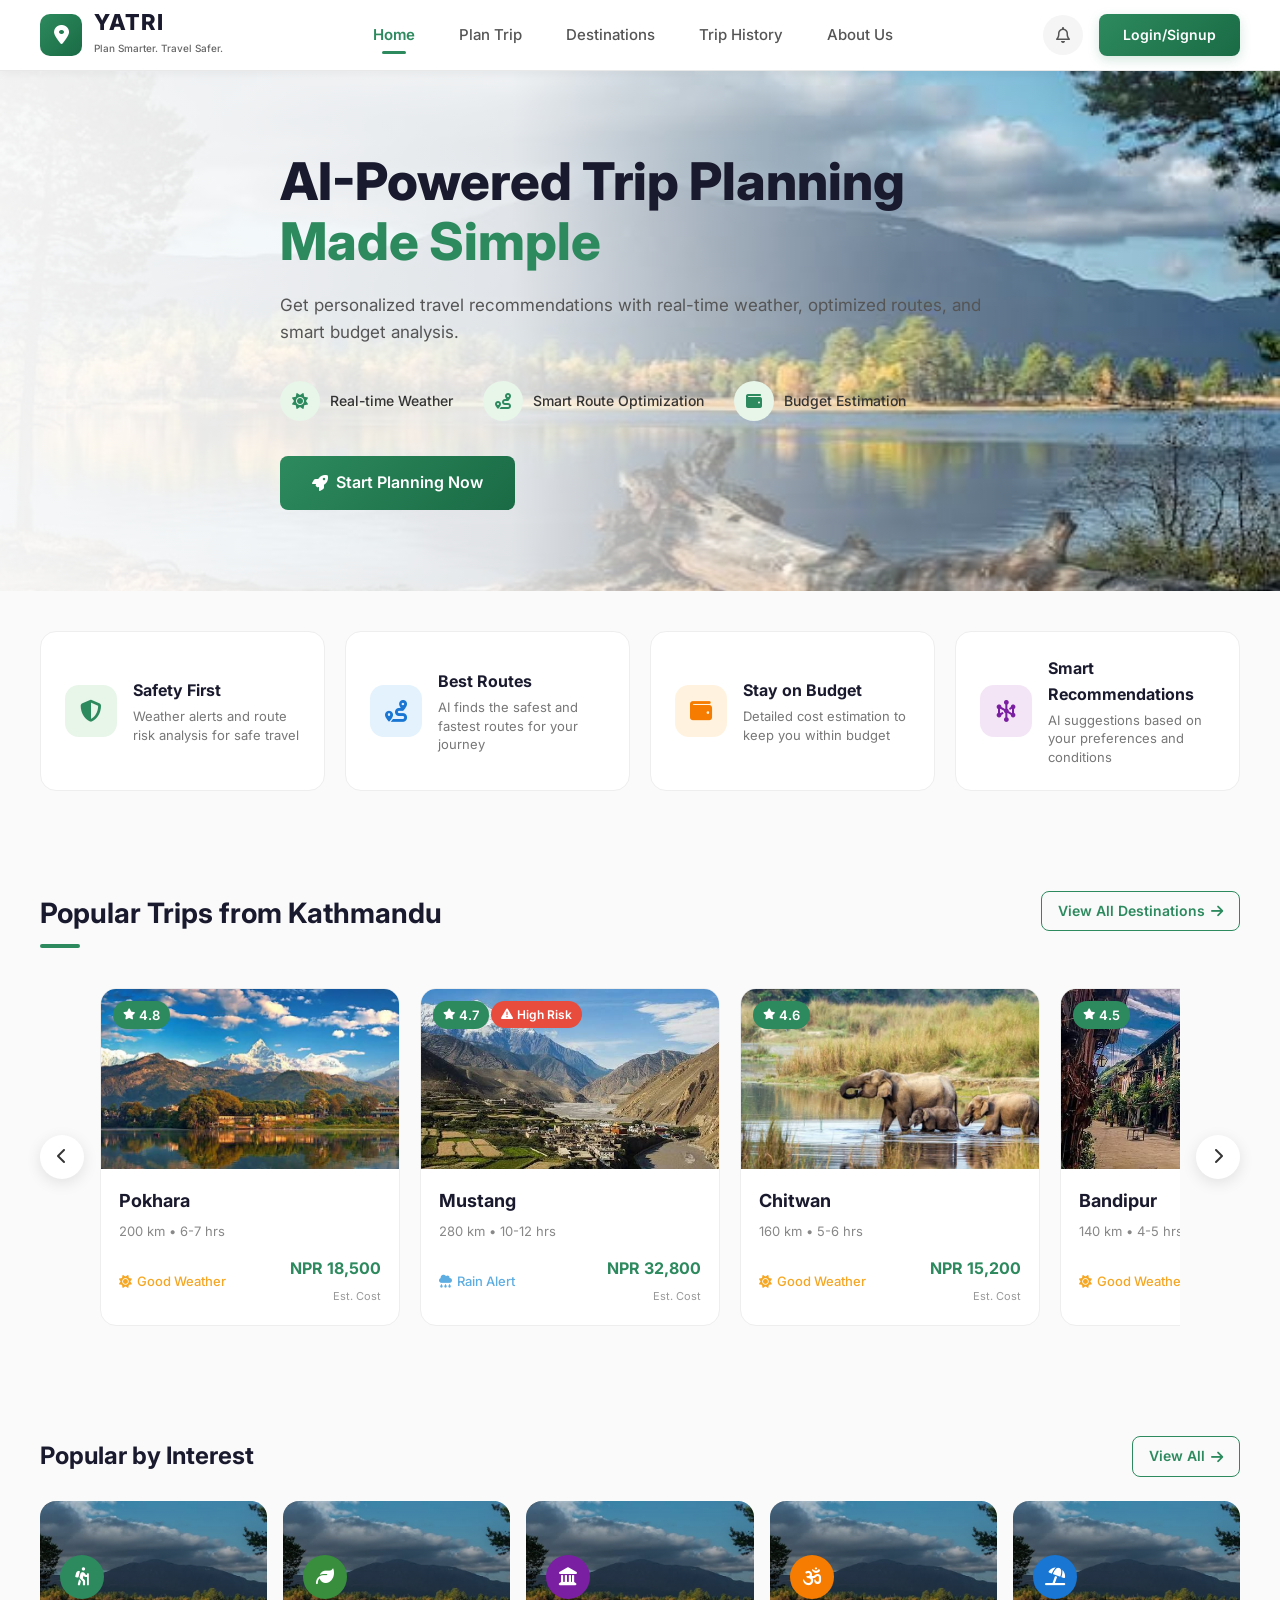
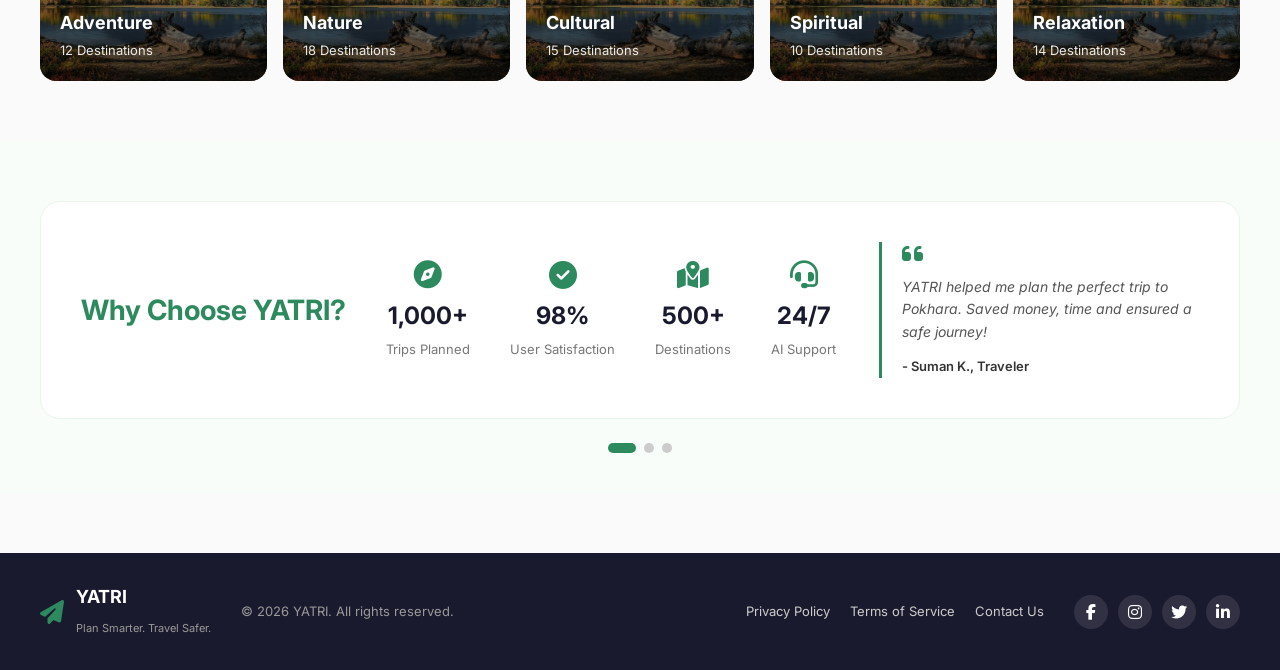
<file: frontend/landingpage/index.html>
<!DOCTYPE html>
<html lang="en">
<head>
    <meta charset="UTF-8">
    <meta name="viewport" content="width=device-width, initial-scale=1.0">
    <title>YATRI - Plan Smarter. Travel Safer.</title>
    <link rel="stylesheet" href="https://cdnjs.cloudflare.com/ajax/libs/font-awesome/6.4.0/css/all.min.css">
    <link href="https://fonts.googleapis.com/css2?family=Inter:wght@400;500;600;700;800&display=swap" rel="stylesheet">
    <link rel="stylesheet" href="css/common.css">
    <link rel="stylesheet" href="css/home.css">
</head>
<body>

    <!-- Navigation -->
    <nav class="navbar">
        <div class="nav-container">
            <a href="index.html" class="nav-logo">
                <div class="logo-icon"><i class="fas fa-map-marker-alt"></i></div>
                <div class="logo-text">
                    <h1>YATRI</h1>
                    <span>Plan Smarter. Travel Safer.</span>
                </div>
            </a>
            <ul class="nav-links">
                <li><a href="index.html" class="active">Home</a></li>
                <li><a href="plan-trip.html">Plan Trip</a></li>
                <li><a href="destinations.html">Destinations</a></li>
                <li><a href="trip-history.html">Trip History</a></li>
                <li><a href="about-us.html">About Us</a></li>
            </ul>
            <div class="nav-right">
                <button class="notification-btn"><i class="far fa-bell"></i></button>
                <a href="log-in.html" class="login-signup-btn"><span>Login/Signup</span></a>
            </div>
            <button class="mobile-menu-btn"><i class="fas fa-bars"></i></button>
        </div>
    </nav>

    <!-- Hero Section -->
    <section class="hero">
        <div class="hero-bg">
            <img src="images/scenery.jpeg" alt="Mountain scenery" class="hero-image">
            <div class="hero-overlay"></div>
        </div>
        <div class="hero-content container">
            <h1>AI-Powered Trip Planning<br><span class="highlight">Made Simple</span></h1>
            <p>Get personalized travel recommendations with real-time weather, optimized routes, and smart budget analysis.</p>
            <div class="hero-features">
                <div class="hero-feature" data-animate>
                    <div class="feature-icon"><i class="fas fa-sun"></i></div>
                    <span>Real-time Weather</span>
                </div>
                <div class="hero-feature" data-animate>
                    <div class="feature-icon"><i class="fas fa-route"></i></div>
                    <span>Smart Route Optimization</span>
                </div>
                <div class="hero-feature" data-animate>
                    <div class="feature-icon"><i class="fas fa-wallet"></i></div>
                    <span>Budget Estimation</span>
                </div>
            </div>
            <a href="plan-trip.html" class="btn-primary hero-btn" data-animate>
                <i class="fas fa-rocket"></i> Start Planning Now
            </a>
        </div>
    </section>

    <!-- Feature Cards -->
    <section class="features">
        <div class="container">
            <div class="features-grid">
                <div class="feature-card safety" data-animate>
                    <div class="feature-card-icon green"><i class="fas fa-shield-alt"></i></div>
                    <div class="feature-card-content">
                        <h3>Safety First</h3>
                        <p>Weather alerts and route risk analysis for safe travel</p>
                    </div>
                </div>
                <div class="feature-card routes" data-animate>
                    <div class="feature-card-icon blue"><i class="fas fa-route"></i></div>
                    <div class="feature-card-content">
                        <h3>Best Routes</h3>
                        <p>AI finds the safest and fastest routes for your journey</p>
                    </div>
                </div>
                <div class="feature-card budget" data-animate>
                    <div class="feature-card-icon orange"><i class="fas fa-wallet"></i></div>
                    <div class="feature-card-content">
                        <h3>Stay on Budget</h3>
                        <p>Detailed cost estimation to keep you within budget</p>
                    </div>
                </div>
                <div class="feature-card recommendations" data-animate>
                    <div class="feature-card-icon purple"><i class="fas fa-hexagon-nodes"></i></div>
                    <div class="feature-card-content">
                        <h3>Smart Recommendations</h3>
                        <p>AI suggestions based on your preferences and conditions</p>
                    </div>
                </div>
            </div>
        </div>
    </section>

    <!-- Popular Trips Carousel -->
    <section class="popular-trips">
        <div class="container">
            <div class="trips-header">
                <div>
                    <h2>Popular Trips from Kathmandu</h2>
                    <div class="section-underline"></div>
                </div>
                <a href="destinations.html" class="view-all">View All Destinations <i class="fas fa-arrow-right"></i></a>
            </div>
            <div class="trips-carousel-wrapper">
                <button class="carousel-btn prev-btn" id="prevBtn"><i class="fas fa-chevron-left"></i></button>
                <div class="trips-carousel" id="tripsCarousel">
                    
                    <!-- Pokhara -->
                    <div class="trip-card" data-animate>
                        <div class="trip-image">
                            <img src="images/pokhara.jpeg" alt="Pokhara" onerror="this.src='images/scenery.jpg'">
                            <div class="trip-rating"><i class="fas fa-star"></i> 4.8</div>
                        </div>
                        <div class="trip-info">
                            <h3>Pokhara</h3>
                            <p class="trip-details">200 km • 6-7 hrs</p>
                            <div class="trip-bottom">
                                <div class="trip-weather good"><i class="fas fa-sun"></i> Good Weather</div>
                                <div class="trip-cost">
                                    <span class="cost-amount">NPR 18,500</span>
                                    <span class="cost-label">Est. Cost</span>
                                </div>
                            </div>
                        </div>
                    </div>

                    <!-- Mustang -->
                    <div class="trip-card" data-animate>
                        <div class="trip-image">
                            <img src="images/mustang.jpeg" alt="Mustang" onerror="this.src='images/scenery.jpg'">
                            <div class="trip-rating"><i class="fas fa-star"></i> 4.7</div>
                            <div class="trip-risk"><i class="fas fa-exclamation-triangle"></i> High Risk</div>
                        </div>
                        <div class="trip-info">
                            <h3>Mustang</h3>
                            <p class="trip-details">280 km • 10-12 hrs</p>
                            <div class="trip-bottom">
                                <div class="trip-weather rain"><i class="fas fa-cloud-rain"></i> Rain Alert</div>
                                <div class="trip-cost">
                                    <span class="cost-amount">NPR 32,800</span>
                                    <span class="cost-label">Est. Cost</span>
                                </div>
                            </div>
                        </div>
                    </div>

                    <!-- Chitwan -->
                    <div class="trip-card" data-animate>
                        <div class="trip-image">
                            <img src="images/chitwan.jpeg" alt="Chitwan" onerror="this.src='images/scenery.jpg'">
                            <div class="trip-rating"><i class="fas fa-star"></i> 4.6</div>
                        </div>
                        <div class="trip-info">
                            <h3>Chitwan</h3>
                            <p class="trip-details">160 km • 5-6 hrs</p>
                            <div class="trip-bottom">
                                <div class="trip-weather good"><i class="fas fa-sun"></i> Good Weather</div>
                                <div class="trip-cost">
                                    <span class="cost-amount">NPR 15,200</span>
                                    <span class="cost-label">Est. Cost</span>
                                </div>
                            </div>
                        </div>
                    </div>

                    <!-- Bandipur -->
                    <div class="trip-card" data-animate>
                        <div class="trip-image">
                            <img src="images/bandipur.jpeg" alt="Bandipur" onerror="this.src='images/scenery.jpg'">
                            <div class="trip-rating"><i class="fas fa-star"></i> 4.5</div>
                        </div>
                        <div class="trip-info">
                            <h3>Bandipur</h3>
                            <p class="trip-details">140 km • 4-5 hrs</p>
                            <div class="trip-bottom">
                                <div class="trip-weather good"><i class="fas fa-sun"></i> Good Weather</div>
                                <div class="trip-cost">
                                    <span class="cost-amount">NPR 12,600</span>
                                    <span class="cost-label">Est. Cost</span>
                                </div>
                            </div>
                        </div>
                    </div>

                    <!-- Lumbini -->
                    <div class="trip-card" data-animate>
                        <div class="trip-image">
                            <img src="images/lumbini.jpeg" alt="Lumbini" onerror="this.src='images/scenery.jpg'">
                            <div class="trip-rating"><i class="fas fa-star"></i> 4.4</div>
                        </div>
                        <div class="trip-info">
                            <h3>Lumbini</h3>
                            <p class="trip-details">270 km • 8-9 hrs</p>
                            <div class="trip-bottom">
                                <div class="trip-weather good"><i class="fas fa-sun"></i> Good Weather</div>
                                <div class="trip-cost">
                                    <span class="cost-amount">NPR 14,000</span>
                                    <span class="cost-label">Est. Cost</span>
                                </div>
                            </div>
                        </div>
                    </div>

                </div>
                <button class="carousel-btn next-btn" id="nextBtn"><i class="fas fa-chevron-right"></i></button>
            </div>
        </div>
    </section>

    <!-- Popular by Interest -->
    <section class="popular-interest">
        <div class="container">
            <div class="section-header">
                <h2>Popular by Interest</h2>
                <a href="destinations.html" class="view-all">View All <i class="fas fa-arrow-right"></i></a>
            </div>
            <div class="interest-grid">
                <div class="interest-card" data-animate>
                    <img src="images/scenery.jpeg" alt="Adventure">
                    <div class="interest-overlay">
                        <div class="interest-icon"><i class="fas fa-hiking"></i></div>
                        <h3>Adventure</h3>
                        <p>12 Destinations</p>
                    </div>
                </div>
                <div class="interest-card" data-animate>
                    <img src="images/scenery.jpeg" alt="Nature">
                    <div class="interest-overlay">
                        <div class="interest-icon nature"><i class="fas fa-leaf"></i></div>
                        <h3>Nature</h3>
                        <p>18 Destinations</p>
                    </div>
                </div>
                <div class="interest-card" data-animate>
                    <img src="images/scenery.jpeg" alt="Cultural">
                    <div class="interest-overlay">
                        <div class="interest-icon cultural"><i class="fas fa-landmark"></i></div>
                        <h3>Cultural</h3>
                        <p>15 Destinations</p>
                    </div>
                </div>
                <div class="interest-card" data-animate>
                    <img src="images/scenery.jpeg" alt="Spiritual">
                    <div class="interest-overlay">
                        <div class="interest-icon spiritual"><i class="fas fa-om"></i></div>
                        <h3>Spiritual</h3>
                        <p>10 Destinations</p>
                    </div>
                </div>
                <div class="interest-card" data-animate>
                    <img src="images/scenery.jpeg" alt="Relaxation">
                    <div class="interest-overlay">
                        <div class="interest-icon relax"><i class="fas fa-umbrella-beach"></i></div>
                        <h3>Relaxation</h3>
                        <p>14 Destinations</p>
                    </div>
                </div>
            </div>
        </div>
    </section>

    <!-- Why Choose YATRI -->
    <section class="why-yatri">
        <div class="container">
            <div class="why-container" data-animate>
                <div class="why-left">
                    <h2>Why Choose YATRI?</h2>
                </div>
                <div class="why-stats">
                    <div class="stat-item">
                        <i class="fas fa-compass stat-icon"></i>
                        <h3>1,000+</h3>
                        <p>Trips Planned</p>
                    </div>
                    <div class="stat-item">
                        <i class="fas fa-check-circle stat-icon"></i>
                        <h3>98%</h3>
                        <p>User Satisfaction</p>
                    </div>
                    <div class="stat-item">
                        <i class="fas fa-map-marked-alt stat-icon"></i>
                        <h3>500+</h3>
                        <p>Destinations</p>
                    </div>
                    <div class="stat-item">
                        <i class="fas fa-headset stat-icon"></i>
                        <h3>24/7</h3>
                        <p>AI Support</p>
                    </div>
                </div>
                <div class="why-testimonial">
                    <div class="testimonial-quote">
                        <i class="fas fa-quote-left quote-icon"></i>
                        <p>YATRI helped me plan the perfect trip to Pokhara. Saved money, time and ensured a safe journey!</p>
                        <span class="testimonial-author">- Suman K., Traveler</span>
                    </div>
                </div>
            </div>
        </div>
        <div class="carousel-dots">
            <span class="dot active"></span>
            <span class="dot"></span>
            <span class="dot"></span>
        </div>
    </section>

    <!-- Footer -->
    <footer class="footer">
        <div class="footer-content">
            <div class="footer-logo">
                <i class="fas fa-paper-plane"></i>
                <div>
                    <h4>YATRI</h4>
                    <span>Plan Smarter. Travel Safer.</span>
                </div>
            </div>
            <div class="footer-copy">
                <p>© 2026 YATRI. All rights reserved.</p>
            </div>
            <div class="footer-links">
                <a href="#">Privacy Policy</a>
                <a href="#">Terms of Service</a>
                <a href="#">Contact Us</a>
            </div>
            <div class="footer-social">
                <a href="#"><i class="fab fa-facebook-f"></i></a>
                <a href="#"><i class="fab fa-instagram"></i></a>
                <a href="#"><i class="fab fa-twitter"></i></a>
                <a href="#"><i class="fab fa-linkedin-in"></i></a>
            </div>
        </div>
    </footer>

    <script src="js/common.js"></script>
    <script src="js/home.js"></script>
</body>
</html>
</file>
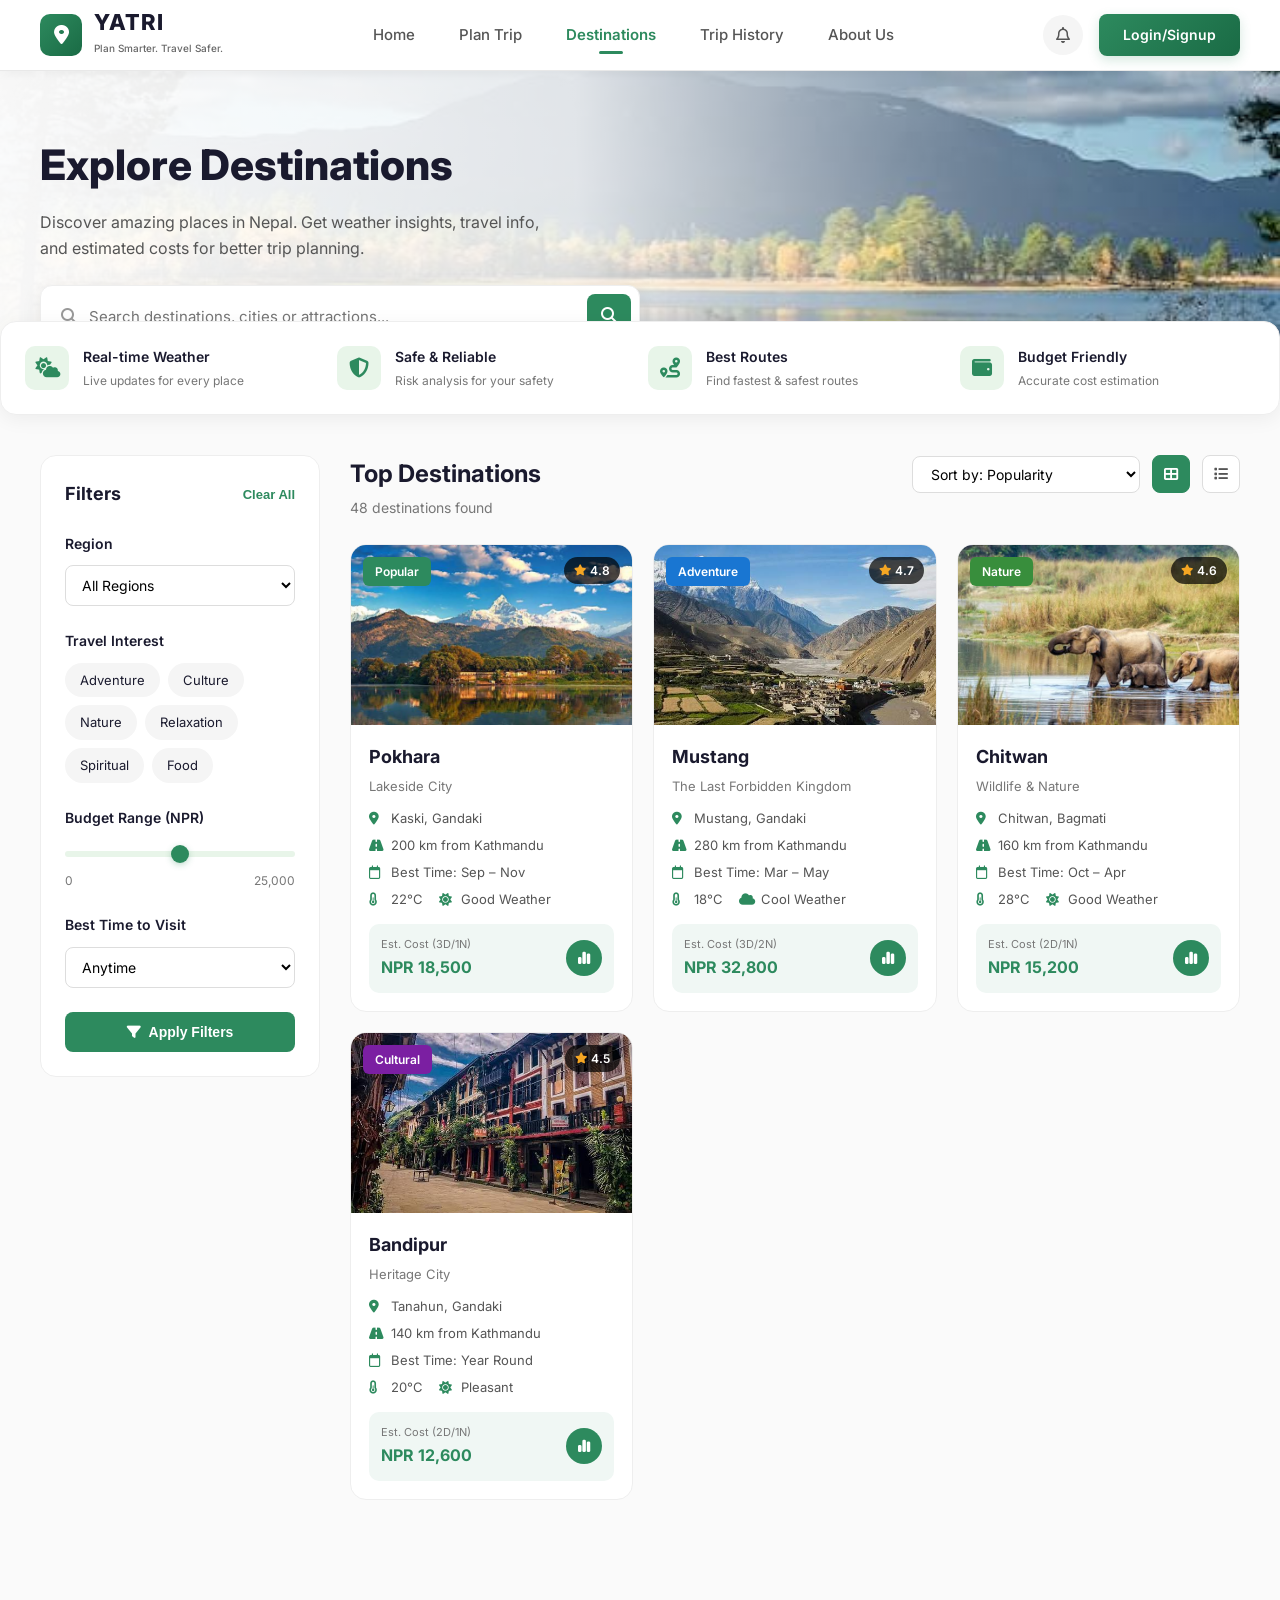
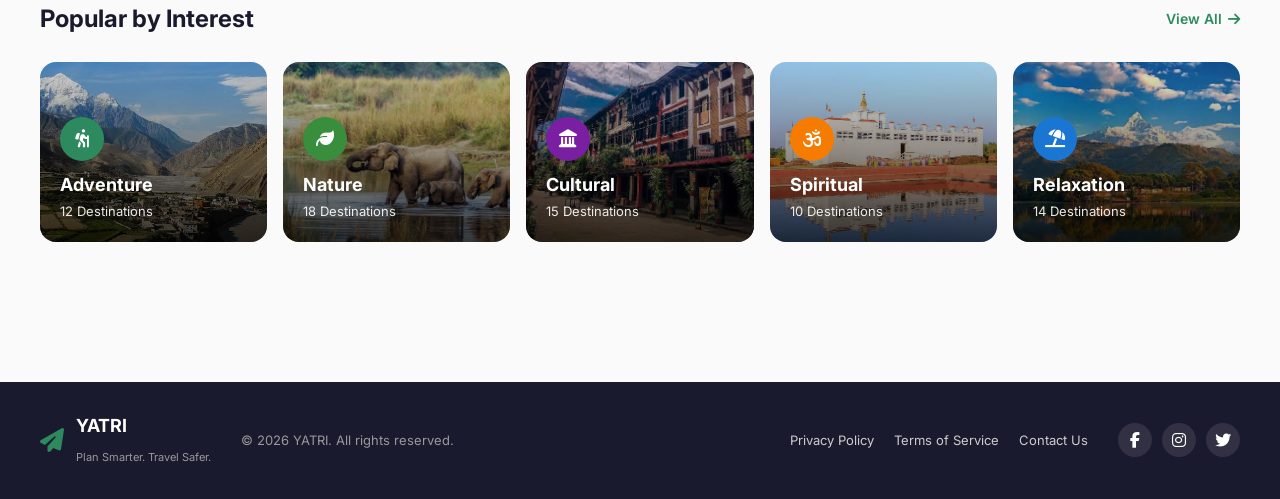
<file: frontend/landingpage/destinations.html>
<!DOCTYPE html>
<html lang="en">
<head>
    <meta charset="UTF-8">
    <meta name="viewport" content="width=device-width, initial-scale=1.0">
    <title>Destinations - YATRI</title>
    <link rel="stylesheet" href="https://cdnjs.cloudflare.com/ajax/libs/font-awesome/6.4.0/css/all.min.css">
    <link href="https://fonts.googleapis.com/css2?family=Inter:wght@400;500;600;700;800&display=swap" rel="stylesheet">
    <link rel="stylesheet" href="css/common.css">
    <link rel="stylesheet" href="css/destinations.css">
</head>
<body>

    <nav class="navbar">
        <div class="nav-container">
            <a href="index.html" class="nav-logo">
                <div class="logo-icon"><i class="fas fa-map-marker-alt"></i></div>
                <div class="logo-text">
                    <h1>YATRI</h1>
                    <span>Plan Smarter. Travel Safer.</span>
                </div>
            </a>
            <ul class="nav-links">
                <li><a href="index.html">Home</a></li>
                <li><a href="plan-trip.html">Plan Trip</a></li>
                <li><a href="destinations.html" class="active">Destinations</a></li>
                <li><a href="trip-history.html">Trip History</a></li>
                <li><a href="about-us.html">About Us</a></li>
            </ul>
            <div class="nav-right">
                <button class="notification-btn"><i class="far fa-bell"></i></button>
                <a href="log-in.html" class="login-signup-btn"><span>Login/Signup</span></a>
            </div>
            <button class="mobile-menu-btn"><i class="fas fa-bars"></i></button>
        </div>
    </nav>

    <!-- Hero Section -->
    <section class="dest-hero">
        <div class="hero-bg">
            <img src="images/scenery.jpeg" alt="Nepal mountains">
            <div class="hero-overlay"></div>
        </div>
        <div class="hero-content container">
            <h1>Explore Destinations</h1>
            <p>Discover amazing places in Nepal. Get weather insights, travel info, and estimated costs for better trip planning.</p>
            <div class="search-bar">
                <i class="fas fa-search search-icon"></i>
                <input type="text" placeholder="Search destinations, cities or attractions..." id="destSearch">
                <button class="search-btn" id="searchBtn"><i class="fas fa-search"></i></button>
            </div>
        </div>
    </section>

    <!-- Feature Badges -->
    <section class="feature-badges container">
        <div class="badge-item" data-animate>
            <div class="badge-icon green"><i class="fas fa-cloud-sun"></i></div>
            <div>
                <h4>Real-time Weather</h4>
                <p>Live updates for every place</p>
            </div>
        </div>
        <div class="badge-item" data-animate>
            <div class="badge-icon green"><i class="fas fa-shield-alt"></i></div>
            <div>
                <h4>Safe & Reliable</h4>
                <p>Risk analysis for your safety</p>
            </div>
        </div>
        <div class="badge-item" data-animate>
            <div class="badge-icon green"><i class="fas fa-route"></i></div>
            <div>
                <h4>Best Routes</h4>
                <p>Find fastest & safest routes</p>
            </div>
        </div>
        <div class="badge-item" data-animate>
            <div class="badge-icon green"><i class="fas fa-wallet"></i></div>
            <div>
                <h4>Budget Friendly</h4>
                <p>Accurate cost estimation</p>
            </div>
        </div>
    </section>

    <!-- Main Content -->
    <section class="main-content container">
        <!-- Filters Sidebar -->
        <aside class="filters-sidebar" data-animate>
            <div class="filters-header">
                <h3>Filters</h3>
                <button class="clear-all" id="clearAll">Clear All</button>
            </div>

            <div class="filter-group">
                <label>Region</label>
                <select id="regionFilter">
                    <option>All Regions</option>
                    <option>Gandaki</option>
                    <option>Bagmati</option>
                    <option>Lumbini</option>
                    <option>Koshi</option>
                </select>
            </div>

            <div class="filter-group">
                <label>Travel Interest</label>
                <div class="interest-tags">
                    <span class="tag" data-interest="adventure">Adventure</span>
                    <span class="tag" data-interest="culture">Culture</span>
                    <span class="tag" data-interest="nature">Nature</span>
                    <span class="tag" data-interest="relaxation">Relaxation</span>
                    <span class="tag" data-interest="spiritual">Spiritual</span>
                    <span class="tag" data-interest="food">Food</span>
                </div>
            </div>

            <div class="filter-group">
                <label>Budget Range (NPR)</label>
                <input type="range" min="0" max="50000" value="25000" class="budget-slider" id="budgetSlider">
                <div class="budget-labels">
                    <span>0</span>
                    <span id="budgetValue">25,000</span>
                </div>
            </div>

            <div class="filter-group">
                <label>Best Time to Visit</label>
                <select id="seasonFilter">
                    <option>Anytime</option>
                    <option>Spring (Mar - May)</option>
                    <option>Summer (Jun - Aug)</option>
                    <option>Autumn (Sep - Nov)</option>
                    <option>Winter (Dec - Feb)</option>
                </select>
            </div>

            <button class="apply-filters-btn" id="applyFilters">
                <i class="fas fa-filter"></i> Apply Filters
            </button>
        </aside>

        <!-- Destinations Area -->
        <div class="destinations-area">
            <div class="destinations-header">
                <div>
                    <h2>Top Destinations</h2>
                    <p class="count" id="destCount">48 destinations found</p>
                </div>
                <div class="header-controls">
                    <select class="sort-select" id="sortSelect">
                        <option>Sort by: Popularity</option>
                        <option>Sort by: Rating</option>
                        <option>Sort by: Cost (Low to High)</option>
                        <option>Sort by: Cost (High to Low)</option>
                    </select>
                    <button class="view-btn active" id="gridView"><i class="fas fa-th-large"></i></button>
                    <button class="view-btn" id="listView"><i class="fas fa-list"></i></button>
                </div>
            </div>

            <div class="destinations-grid" id="destinationsGrid">
                <!-- Pokhara -->
                <div class="dest-card" data-animate data-region="gandaki" data-interest="nature" data-cost="18500" data-rating="4.8">
                    <div class="dest-image">
                        <img src="images/pokhara.jpeg" alt="Pokhara" onerror="this.src='images/scenery.jpg'">
                        <span class="dest-badge popular">Popular</span>
                        <span class="dest-rating"><i class="fas fa-star"></i> 4.8</span>
                    </div>
                    <div class="dest-info">
                        <h3>Pokhara</h3>
                        <p class="dest-subtitle">Lakeside City</p>
                        <div class="dest-details">
                            <p><i class="fas fa-map-marker-alt"></i> Kaski, Gandaki</p>
                            <p><i class="fas fa-road"></i> 200 km from Kathmandu</p>
                            <p><i class="far fa-calendar"></i> Best Time: Sep – Nov</p>
                            <p><i class="fas fa-temperature-half"></i> 22°C &nbsp; <i class="fas fa-sun"></i> Good Weather</p>
                        </div>
                        <div class="dest-cost">
                            <div>
                                <span class="cost-label">Est. Cost (3D/1N)</span>
                                <span class="cost-amount">NPR 18,500</span>
                            </div>
                            <div class="cost-icon"><i class="fas fa-chart-simple"></i></div>
                        </div>
                    </div>
                </div>

                <!-- Mustang -->
                <div class="dest-card" data-animate data-region="gandaki" data-interest="adventure" data-cost="32800" data-rating="4.7">
                    <div class="dest-image">
                        <img src="images/mustang.jpeg" alt="Mustang" onerror="this.src='images/scenery.jpg'">
                        <span class="dest-badge adventure">Adventure</span>
                        <span class="dest-rating"><i class="fas fa-star"></i> 4.7</span>
                    </div>
                    <div class="dest-info">
                        <h3>Mustang</h3>
                        <p class="dest-subtitle">The Last Forbidden Kingdom</p>
                        <div class="dest-details">
                            <p><i class="fas fa-map-marker-alt"></i> Mustang, Gandaki</p>
                            <p><i class="fas fa-road"></i> 280 km from Kathmandu</p>
                            <p><i class="far fa-calendar"></i> Best Time: Mar – May</p>
                            <p><i class="fas fa-temperature-half"></i> 18°C &nbsp; <i class="fas fa-cloud"></i> Cool Weather</p>
                        </div>
                        <div class="dest-cost">
                            <div>
                                <span class="cost-label">Est. Cost (3D/2N)</span>
                                <span class="cost-amount">NPR 32,800</span>
                            </div>
                            <div class="cost-icon"><i class="fas fa-chart-simple"></i></div>
                        </div>
                    </div>
                </div>

                <!-- Chitwan -->
                <div class="dest-card" data-animate data-region="bagmati" data-interest="nature" data-cost="15200" data-rating="4.6">
                    <div class="dest-image">
                        <img src="images/chitwan.jpeg" alt="Chitwan" onerror="this.src='images/scenery.jpg'">
                        <span class="dest-badge nature">Nature</span>
                        <span class="dest-rating"><i class="fas fa-star"></i> 4.6</span>
                    </div>
                    <div class="dest-info">
                        <h3>Chitwan</h3>
                        <p class="dest-subtitle">Wildlife & Nature</p>
                        <div class="dest-details">
                            <p><i class="fas fa-map-marker-alt"></i> Chitwan, Bagmati</p>
                            <p><i class="fas fa-road"></i> 160 km from Kathmandu</p>
                            <p><i class="far fa-calendar"></i> Best Time: Oct – Apr</p>
                            <p><i class="fas fa-temperature-half"></i> 28°C &nbsp; <i class="fas fa-sun"></i> Good Weather</p>
                        </div>
                        <div class="dest-cost">
                            <div>
                                <span class="cost-label">Est. Cost (2D/1N)</span>
                                <span class="cost-amount">NPR 15,200</span>
                            </div>
                            <div class="cost-icon"><i class="fas fa-chart-simple"></i></div>
                        </div>
                    </div>
                </div>

                <!-- Bandipur -->
                <div class="dest-card" data-animate data-region="gandaki" data-interest="culture" data-cost="12600" data-rating="4.5">
                    <div class="dest-image">
                        <img src="images/bandipur.jpeg" alt="Bandipur" onerror="this.src='images/scenery.jpg'">
                        <span class="dest-badge cultural">Cultural</span>
                        <span class="dest-rating"><i class="fas fa-star"></i> 4.5</span>
                    </div>
                    <div class="dest-info">
                        <h3>Bandipur</h3>
                        <p class="dest-subtitle">Heritage City</p>
                        <div class="dest-details">
                            <p><i class="fas fa-map-marker-alt"></i> Tanahun, Gandaki</p>
                            <p><i class="fas fa-road"></i> 140 km from Kathmandu</p>
                            <p><i class="far fa-calendar"></i> Best Time: Year Round</p>
                            <p><i class="fas fa-temperature-half"></i> 20°C &nbsp; <i class="fas fa-sun"></i> Pleasant</p>
                        </div>
                        <div class="dest-cost">
                            <div>
                                <span class="cost-label">Est. Cost (2D/1N)</span>
                                <span class="cost-amount">NPR 12,600</span>
                            </div>
                            <div class="cost-icon"><i class="fas fa-chart-simple"></i></div>
                        </div>
                    </div>
                </div>
            </div>
        </div>
    </section>

    <!-- Popular by Interest -->
    <section class="popular-interest container">
        <div class="section-header">
            <h2>Popular by Interest</h2>
            <a href="#" class="view-all">View All <i class="fas fa-arrow-right"></i></a>
        </div>
        <div class="interest-grid">
            <div class="interest-card" data-animate>
                <img src="images/mustang.jpeg" alt="Adventure" onerror="this.src='images/scenery.jpg'">
                <div class="interest-overlay">
                    <div class="interest-icon"><i class="fas fa-hiking"></i></div>
                    <h3>Adventure</h3>
                    <p>12 Destinations</p>
                </div>
            </div>
            <div class="interest-card" data-animate>
                <img src="images/chitwan.jpeg" alt="Nature" onerror="this.src='images/scenery.jpg'">
                <div class="interest-overlay">
                    <div class="interest-icon nature"><i class="fas fa-leaf"></i></div>
                    <h3>Nature</h3>
                    <p>18 Destinations</p>
                </div>
            </div>
            <div class="interest-card" data-animate>
                <img src="images/bandipur.jpeg" alt="Cultural" onerror="this.src='images/scenery.jpg'">
                <div class="interest-overlay">
                    <div class="interest-icon cultural"><i class="fas fa-landmark"></i></div>
                    <h3>Cultural</h3>
                    <p>15 Destinations</p>
                </div>
            </div>
            <div class="interest-card" data-animate>
                <img src="images/lumbini.jpeg" alt="Spiritual" onerror="this.src='images/scenery.jpg'">
                <div class="interest-overlay">
                    <div class="interest-icon spiritual"><i class="fas fa-om"></i></div>
                    <h3>Spiritual</h3>
                    <p>10 Destinations</p>
                </div>
            </div>
            <div class="interest-card" data-animate>
                <img src="images/pokhara.jpeg" alt="Relaxation" onerror="this.src='images/scenery.jpg'">
                <div class="interest-overlay">
                    <div class="interest-icon relax"><i class="fas fa-umbrella-beach"></i></div>
                    <h3>Relaxation</h3>
                    <p>14 Destinations</p>
                </div>
            </div>
        </div>
    </section>

    <!-- Footer -->
    <footer class="footer">
        <div class="footer-content">
            <div class="footer-logo">
                <i class="fas fa-paper-plane"></i>
                <div>
                    <h4>YATRI</h4>
                    <span>Plan Smarter. Travel Safer.</span>
                </div>
            </div>
            <div class="footer-copy">
                <p>© 2026 YATRI. All rights reserved.</p>
            </div>
            <div class="footer-links">
                <a href="#">Privacy Policy</a>
                <a href="#">Terms of Service</a>
                <a href="#">Contact Us</a>
            </div>
            <div class="footer-social">
                <a href="#"><i class="fab fa-facebook-f"></i></a>
                <a href="#"><i class="fab fa-instagram"></i></a>
                <a href="#"><i class="fab fa-twitter"></i></a>
            </div>
        </div>
    </footer>

    <script src="js/common.js"></script>
    <script src="js/destinations.js"></script>
</body>
</html>
</file>
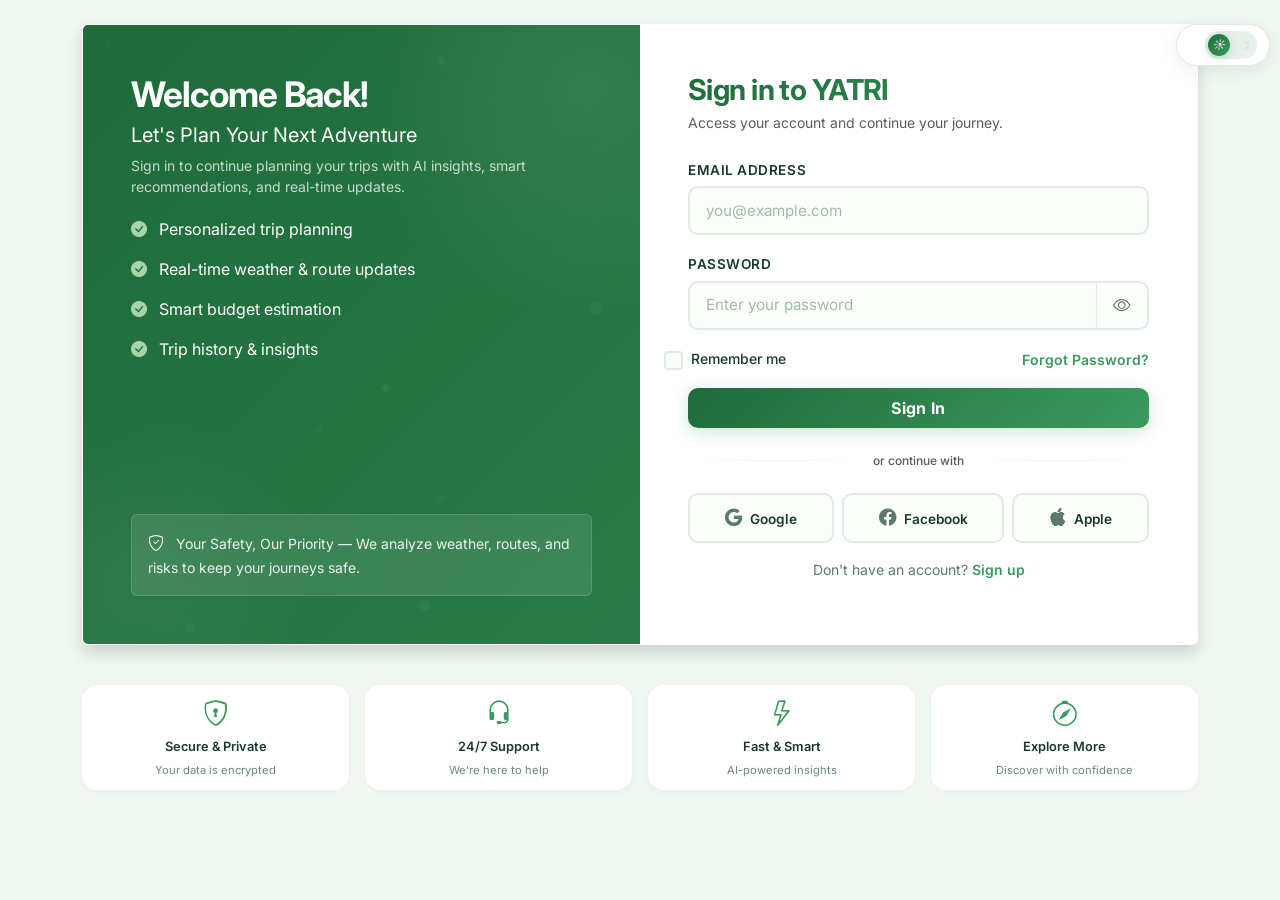
<file: frontend/landingpage/log-in.html>
<!DOCTYPE html>
<html lang="en" data-theme="light">
<head>
    <meta charset="UTF-8" />
    <meta name="viewport" content="width=device-width, initial-scale=1.0" />
    <title>YATRI - Login</title>

    <!-- Fonts & Icons -->
    <link href="https://fonts.googleapis.com/css2?family=Inter:wght@300;400;500;600;700;800;900&display=swap" rel="stylesheet" />
    <link href="https://cdn.jsdelivr.net/npm/bootstrap@5.3.0/dist/css/bootstrap.min.css" rel="stylesheet" />
    <link rel="stylesheet" href="https://cdn.jsdelivr.net/npm/bootstrap-icons@1.11.0/font/bootstrap-icons.css" />

    <style>
        /* ============================================================
           ROOT VARIABLES – LIGHT THEME (default)
           ============================================================ */
        :root {
            /* Brand colors */
            --brand-color: #3a9b5e;
            --brand-dark: #1f6b3a;
            --brand-light: #7bcb94;
            --brand-gradient: linear-gradient(135deg, #1f6b3a, #3a9b5e);
            --brand-gradient-hover: linear-gradient(135deg, #1f6b3a, #4dbd72);

            /* Light theme */
            --bg-body: #f0f7f1;
            --bg-card: #ffffff;
            --bg-input: #fafffa;
            --bg-input-focus: #ffffff;
            --bg-feature: #ffffff;
            --bg-feature-hover: #ffffff;
            --bg-social: #fafffa;
            --bg-social-hover: #ffffff;
            --bg-safety: rgba(255, 255, 255, 0.10);
            --bg-safety-hover: rgba(255, 255, 255, 0.18);
            --bg-toggle: #e8f0ea;

            --text-primary: #1a3a2a;
            --text-secondary: #5a7a6a;
            --text-muted: #6a8a7a;
            --text-left: #ffffff;

            --border-input: #e0ebe2;
            --border-social: #e0ebe2;
            --border-card: transparent;
            --border-feature: transparent;
            --border-safety: rgba(255, 255, 255, 0.15);

            --shadow-card: 0 25px 60px rgba(0, 0, 0, 0.18);
            --shadow-card-hover: 0 35px 80px rgba(31, 107, 58, 0.25);
            --shadow-input-focus: 0 0 0 4px rgba(58, 155, 94, 0.12);
            --shadow-feature: 0 2px 8px rgba(0, 0, 0, 0.03);
            --shadow-feature-hover: 0 12px 35px rgba(58, 155, 94, 0.12);
            --shadow-btn: 0 4px 16px rgba(58, 155, 94, 0.25);
            --shadow-btn-hover: 0 10px 35px rgba(58, 155, 94, 0.35);
            --shadow-toggle: 0 4px 20px rgba(0, 0, 0, 0.08);

            --divider-color: #bcd0c0;
            --radius-lg: 28px;
            --radius-md: 16px;
            --radius-sm: 10px;

            --transition-smooth: all 0.4s cubic-bezier(0.25, 0.46, 0.45, 0.94);
            --transition-bounce: all 0.5s cubic-bezier(0.34, 1.56, 0.64, 1);
        }

        /* ============================================================
           DARK THEME
           ============================================================ */
        [data-theme="dark"] {
            --bg-body: #0b1711;
            --bg-card: #15231c;
            --bg-input: #1e3228;
            --bg-input-focus: #243d30;
            --bg-feature: #15231c;
            --bg-feature-hover: #1a2a22;
            --bg-social: #1e3228;
            --bg-social-hover: #243d30;
            --bg-safety: rgba(0, 0, 0, 0.30);
            --bg-safety-hover: rgba(0, 0, 0, 0.45);
            --bg-toggle: #1e3228;

            --text-primary: #dcece2;
            --text-secondary: #8aaa9a;
            --text-muted: #6a8a7a;
            --text-left: #ffffff;

            --border-input: #2a4034;
            --border-social: #2a4034;
            --border-card: rgba(58, 155, 94, 0.15);
            --border-feature: rgba(58, 155, 94, 0.08);
            --border-safety: rgba(255, 255, 255, 0.08);

            --shadow-card: 0 25px 60px rgba(0, 0, 0, 0.50);
            --shadow-card-hover: 0 35px 80px rgba(0, 0, 0, 0.60);
            --shadow-input-focus: 0 0 0 4px rgba(58, 155, 94, 0.20);
            --shadow-feature: 0 2px 8px rgba(0, 0, 0, 0.20);
            --shadow-feature-hover: 0 12px 35px rgba(58, 155, 94, 0.18);
            --shadow-btn: 0 4px 16px rgba(58, 155, 94, 0.30);
            --shadow-btn-hover: 0 10px 35px rgba(58, 155, 94, 0.40);
            --shadow-toggle: 0 4px 24px rgba(0, 0, 0, 0.30);

            --divider-color: #2a4034;
        }

        /* ============================================================
           BASE STYLES
           ============================================================ */
        * {
            box-sizing: border-box;
        }

        body {
            font-family: 'Inter', sans-serif;
            background: var(--bg-body);
            min-height: 100vh;
            display: flex;
            flex-direction: column;
            margin: 0;
            overflow-x: hidden;
            transition: background 0.5s ease;
        }

        /* ============================================================
           THEME TOGGLE – TOP RIGHT CORNER
           ============================================================ */
        .theme-toggle-wrapper {
            position: fixed;
            top: 24px;
            right: 10px;
            z-index: 9999;
            display: flex;
            align-items: center;
            gap: 12px;
            backdrop-filter: blur(12px);
            background: var(--bg-card);
            padding: 6px 12px 6px 16px;
            border-radius: 40px;
            border: 1px solid var(--border-input);
            box-shadow: var(--shadow-toggle);
            transition: var(--transition-smooth);
        }

        .theme-toggle-wrapper:hover {
            border-color: var(--brand-color);
            box-shadow: 0 8px 32px rgba(58, 155, 94, 0.12);
        }

        .theme-toggle-label {
            font-size: 0.7rem;
            font-weight: 600;
            text-transform: uppercase;
            letter-spacing: 0.08em;
            color: var(--text-secondary);
            transition: color 0.4s ease;
            user-select: none;
        }

        .theme-toggle {
            width: 52px;
            height: 28px;
            border-radius: 30px;
            background: var(--bg-toggle);
            border: none;
            cursor: pointer;
            position: relative;
            transition: var(--transition-smooth);
            display: flex;
            align-items: center;
            padding: 0 4px;
            flex-shrink: 0;
            outline: none;
        }

        .theme-toggle:focus-visible {
            box-shadow: 0 0 0 3px var(--brand-color), 0 0 0 6px rgba(58, 155, 94, 0.15);
        }

        .theme-toggle:hover {
            transform: scale(1.04);
        }

        .theme-toggle:active {
            transform: scale(0.94);
        }

        .theme-toggle .toggle-thumb {
            position: absolute;
            top: 3px;
            left: 3px;
            width: 22px;
            height: 22px;
            border-radius: 50%;
            background: var(--brand-gradient);
            transition: all 0.45s cubic-bezier(0.34, 1.56, 0.64, 1);
            box-shadow: 0 2px 10px rgba(58, 155, 94, 0.3);
            display: flex;
            align-items: center;
            justify-content: center;
            color: #fff;
            font-size: 12px;
        }

        .theme-toggle .toggle-thumb i {
            transition: transform 0.5s ease, opacity 0.4s ease;
            position: absolute;
            font-size: 12px;
        }

        .theme-toggle .toggle-thumb .icon-sun {
            opacity: 1;
            transform: scale(1) rotate(0deg);
        }
        .theme-toggle .toggle-thumb .icon-moon {
            opacity: 0;
            transform: scale(0.5) rotate(-90deg);
        }

        [data-theme="dark"] .theme-toggle .toggle-thumb {
            left: calc(100% - 25px);
            background: linear-gradient(135deg, #4a6a8a, #2a4a6a);
        }

        [data-theme="dark"] .theme-toggle .toggle-thumb .icon-sun {
            opacity: 0;
            transform: scale(0.5) rotate(90deg);
        }
        [data-theme="dark"] .theme-toggle .toggle-thumb .icon-moon {
            opacity: 1;
            transform: scale(1) rotate(0deg);
        }

        .theme-toggle .toggle-icons {
            display: flex;
            width: 100%;
            justify-content: space-between;
            padding: 0 3px;
            font-size: 11px;
            color: var(--text-muted);
            z-index: 1;
            pointer-events: none;
            user-select: none;
        }

        .theme-toggle .toggle-icons span {
            opacity: 0.4;
            transition: opacity 0.3s ease;
            line-height: 1;
        }

        [data-theme="dark"] .theme-toggle .toggle-icons span:first-child {
            opacity: 0.25;
        }
        [data-theme="dark"] .theme-toggle .toggle-icons span:last-child {
            opacity: 0.9;
        }
        [data-theme="light"] .theme-toggle .toggle-icons span:first-child {
            opacity: 0.9;
        }
        [data-theme="light"] .theme-toggle .toggle-icons span:last-child {
            opacity: 0.25;
        }

        /* Toggle pulse animation on click */
        .theme-toggle.pulse {
            animation: togglePulse 0.5s ease;
        }

        @keyframes togglePulse {
            0% {
                box-shadow: 0 0 0 0 rgba(58, 155, 94, 0.3);
            }
            70% {
                box-shadow: 0 0 0 14px rgba(58, 155, 94, 0);
            }
            100% {
                box-shadow: 0 0 0 0 rgba(58, 155, 94, 0);
            }
        }

        /* ============================================================
           ANIMATIONS
           ============================================================ */
        @keyframes fadeSlideUp {
            0% {
                opacity: 0;
                transform: translateY(40px) scale(0.97);
            }
            100% {
                opacity: 1;
                transform: translateY(0) scale(1);
            }
        }

        @keyframes floatGlow {
            0%,
            100% {
                transform: translateY(0px) scale(1);
                box-shadow: 0 8px 30px rgba(58, 155, 94, 0.15);
            }
            50% {
                transform: translateY(-6px) scale(1.01);
                box-shadow: 0 18px 50px rgba(58, 155, 94, 0.25);
            }
        }

        @keyframes gradientShift {
            0% {
                background-position: 0% 50%;
            }
            50% {
                background-position: 100% 50%;
            }
            100% {
                background-position: 0% 50%;
            }
        }

        @keyframes floatParticle {
            0% {
                transform: translateY(0) translateX(0) scale(1);
                opacity: 0.6;
            }
            100% {
                transform: translateY(-120px) translateX(40px) scale(0);
                opacity: 0;
            }
        }

        @keyframes pulseRing {
            0% {
                transform: scale(0.95);
                opacity: 0.7;
            }
            50% {
                transform: scale(1.05);
                opacity: 1;
            }
            100% {
                transform: scale(0.95);
                opacity: 0.7;
            }
        }

        @keyframes slideInLeft {
            0% {
                opacity: 0;
                transform: translateX(-30px);
            }
            100% {
                opacity: 1;
                transform: translateX(0);
            }
        }

        @keyframes slideInRight {
            0% {
                opacity: 0;
                transform: translateX(30px);
            }
            100% {
                opacity: 1;
                transform: translateX(0);
            }
        }

        @keyframes checkBounce {
            0% {
                transform: scale(0);
            }
            50% {
                transform: scale(1.3);
            }
            70% {
                transform: scale(0.9);
            }
            100% {
                transform: scale(1);
            }
        }

        @keyframes spin {
            to {
                transform: rotate(360deg);
            }
        }

        @keyframes borderGlow {
            0%,
            100% {
                border-color: rgba(58, 155, 94, 0.3);
                box-shadow: 0 0 0 0 rgba(58, 155, 94, 0.1);
            }
            50% {
                border-color: rgba(58, 155, 94, 0.8);
                box-shadow: 0 0 20px 4px rgba(58, 155, 94, 0.15);
            }
        }

        /* ============================================================
           LOGIN CONTAINER
           ============================================================ */
        .login-section {
            flex: 1;
            display: flex;
            align-items: center;
            padding: 2rem 0;
        }

        .login-container {
            animation: fadeSlideUp 0.9s cubic-bezier(0.25, 0.46, 0.45, 0.94) forwards;
            border-radius: var(--radius-lg);
            background: var(--bg-card);
            transition: var(--transition-smooth);
            position: relative;
            overflow: hidden;
            box-shadow: var(--shadow-card);
            border: 1px solid var(--border-card);
        }

        .login-container:hover {
            box-shadow: var(--shadow-card-hover);
        }

        .login-container::before {
            content: '';
            position: absolute;
            inset: -2px;
            border-radius: var(--radius-lg);
            padding: 2px;
            background: linear-gradient(135deg, var(--brand-color), var(--brand-light), var(--brand-color));
            background-size: 300% 300%;
            animation: gradientShift 6s ease infinite;
            -webkit-mask: linear-gradient(#fff 0 0) content-box, linear-gradient(#fff 0 0);
            -webkit-mask-composite: xor;
            mask-composite: exclude;
            pointer-events: none;
            opacity: 0;
            transition: opacity 0.6s ease;
        }

        .login-container:hover::before {
            opacity: 1;
        }

        /* ============================================================
           LEFT PANEL
           ============================================================ */
        .login-left {
            background: var(--brand-gradient);
            background-size: 300% 300%;
            animation: gradientShift 8s ease infinite;
            color: var(--text-left);
            position: relative;
            overflow: hidden;
            min-height: 420px;
            transition: background 0.5s ease;
        }

        .login-left::before {
            content: '';
            position: absolute;
            top: -30%;
            right: -30%;
            width: 80%;
            height: 80%;
            background: radial-gradient(circle, rgba(255, 255, 255, 0.08) 0%, transparent 70%);
            border-radius: 50%;
            pointer-events: none;
            animation: floatGlow 8s ease-in-out infinite;
        }

        .login-left::after {
            content: '';
            position: absolute;
            bottom: -20%;
            left: -20%;
            width: 60%;
            height: 60%;
            background: radial-gradient(circle, rgba(255, 255, 255, 0.05) 0%, transparent 70%);
            border-radius: 50%;
            pointer-events: none;
            animation: floatGlow 12s ease-in-out infinite reverse;
        }

        .login-left>* {
            position: relative;
            z-index: 2;
        }

        .login-left h2 {
            font-size: 2.2rem;
            letter-spacing: -0.03em;
            animation: slideInLeft 0.8s ease forwards;
            opacity: 0;
            animation-delay: 0.2s;
        }

        .login-left h5 {
            font-weight: 400;
            opacity: 0.9;
            animation: slideInLeft 0.8s ease forwards;
            opacity: 0;
            animation-delay: 0.3s;
        }

        .login-left p {
            animation: slideInLeft 0.8s ease forwards;
            opacity: 0;
            animation-delay: 0.4s;
        }

        .login-left ul {
            animation: slideInLeft 0.8s ease forwards;
            opacity: 0;
            animation-delay: 0.5s;
        }

        .login-left ul li {
            transition: var(--transition-smooth);
            padding: 4px 0;
            cursor: default;
        }

        .login-left ul li:hover {
            transform: translateX(6px);
        }

        .login-left ul li i {
            transition: var(--transition-smooth);
            color: #a5d6a7;
        }

        .login-left ul li:hover i {
            transform: scale(1.2);
            color: #c8e6c9;
        }

        .safety-callout {
            backdrop-filter: blur(12px);
            background: var(--bg-safety) !important;
            border: 1px solid var(--border-safety);
            transition: var(--transition-smooth);
            animation: slideInLeft 0.8s ease forwards;
            opacity: 0;
            animation-delay: 0.6s;
            cursor: default;
        }

        .safety-callout:hover {
            background: var(--bg-safety-hover) !important;
            transform: translateY(-2px);
            border-color: rgba(255, 255, 255, 0.3);
        }

        .safety-callout i {
            animation: pulseRing 2.5s ease-in-out infinite;
            display: inline-block;
        }

        .safety-callout small {
            opacity: 0.9;
            color: #fff;
        }

        /* ============================================================
           RIGHT PANEL
           ============================================================ */
        .login-right {
            background: var(--bg-card);
            position: relative;
            z-index: 1;
            transition: background 0.4s ease;
        }

        .login-form {
            animation: slideInRight 0.8s ease forwards;
            opacity: 0;
            animation-delay: 0.3s;
        }

        .login-form h4 {
            font-size: 1.8rem;
            letter-spacing: -0.02em;
            background: var(--brand-gradient);
            -webkit-background-clip: text;
            -webkit-text-fill-color: transparent;
            background-clip: text;
        }

        .login-form p {
            color: var(--text-secondary);
            transition: color 0.4s ease;
        }

        /* ============================================================
           FORM ELEMENTS
           ============================================================ */
        .form-control {
            border-radius: var(--radius-sm);
            border: 2px solid var(--border-input);
            padding: 0.7rem 1rem;
            font-size: 0.95rem;
            transition: var(--transition-smooth);
            background: var(--bg-input);
            box-shadow: inset 0 2px 4px rgba(0, 0, 0, 0.01);
            color: var(--text-primary);
        }

        .form-control::placeholder {
            color: var(--text-muted);
            opacity: 0.6;
        }

        .form-control:focus {
            border-color: var(--brand-color);
            box-shadow: var(--shadow-input-focus), inset 0 2px 4px rgba(0, 0, 0, 0.02);
            background: var(--bg-input-focus);
            transform: translateY(-1px);
        }

        .form-control.is-valid {
            border-color: #2ecc71;
            background-image: url("data:image/svg+xml,%3Csvg xmlns='http://www.w3.org/2000/svg' width='20' height='20' viewBox='0 0 24 24' fill='none' stroke='%232ecc71' stroke-width='3' stroke-linecap='round' stroke-linejoin='round'%3E%3Cpath d='M20 6L9 17l-5-5'/%3E%3C/svg%3E");
            background-repeat: no-repeat;
            background-position: right 1rem center;
            background-size: 1.2rem;
            padding-right: 2.8rem;
            background-color: var(--bg-input);
        }

        .form-control.is-invalid {
            border-color: #e74c3c;
            background-image: url("data:image/svg+xml,%3Csvg xmlns='http://www.w3.org/2000/svg' width='20' height='20' viewBox='0 0 24 24' fill='none' stroke='%23e74c3c' stroke-width='3' stroke-linecap='round' stroke-linejoin='round'%3E%3Ccircle cx='12' cy='12' r='10'/%3E%3Cline x1='15' y1='9' x2='9' y2='15'/%3E%3Cline x1='9' y1='9' x2='15' y2='15'/%3E%3C/svg%3E");
            background-repeat: no-repeat;
            background-position: right 1rem center;
            background-size: 1.2rem;
            padding-right: 2.8rem;
            animation: borderGlow 1.2s ease-in-out 2;
            background-color: var(--bg-input);
        }

        .form-label {
            font-weight: 600;
            color: var(--text-primary);
            letter-spacing: 0.01em;
            margin-bottom: 0.4rem;
            font-size: 0.85rem;
            text-transform: uppercase;
            letter-spacing: 0.04em;
            transition: color 0.4s ease;
        }

        /* Password toggle */
        .input-group .btn-outline-secondary {
            border: 2px solid var(--border-input);
            border-left: none;
            background: var(--bg-input);
            color: var(--text-secondary);
            border-radius: 0 var(--radius-sm) var(--radius-sm) 0;
            padding: 0 1rem;
            transition: var(--transition-smooth);
        }

        .input-group .btn-outline-secondary:hover {
            background: var(--bg-social-hover);
            color: var(--brand-color);
            border-color: var(--brand-color);
        }

        .input-group .btn-outline-secondary:focus {
            box-shadow: none;
        }

        .input-group .btn-outline-secondary i {
            transition: var(--transition-smooth);
            font-size: 1.1rem;
            color: var(--text-secondary);
        }

        .input-group .btn-outline-secondary:hover i {
            transform: scale(1.15);
            color: var(--brand-color);
        }

        /* Custom checkbox */
        .form-check {
            padding-left: 0;
        }

        .form-check-input {
            width: 1.2rem;
            height: 1.2rem;
            border-radius: 4px;
            border: 2px solid var(--border-input);
            background: var(--bg-input);
            transition: var(--transition-smooth);
            cursor: pointer;
            margin-right: 0.5rem;
            position: relative;
            flex-shrink: 0;
        }

        .form-check-input:checked {
            background-color: var(--brand-color);
            border-color: var(--brand-color);
            background-image: url("data:image/svg+xml,%3Csvg xmlns='http://www.w3.org/2000/svg' width='16' height='16' viewBox='0 0 24 24' fill='none' stroke='white' stroke-width='3' stroke-linecap='round' stroke-linejoin='round'%3E%3Cpath d='M20 6L9 17l-5-5'/%3E%3C/svg%3E");
            background-size: 0.8rem;
            background-position: center;
            background-repeat: no-repeat;
            animation: checkBounce 0.35s ease;
        }

        .form-check-input:focus {
            box-shadow: 0 0 0 4px rgba(58, 155, 94, 0.15);
            border-color: var(--brand-color);
        }

        .form-check-label {
            color: var(--text-primary);
            font-weight: 500;
            cursor: pointer;
            user-select: none;
            transition: color 0.4s ease;
        }

        /* Forgot password */
        .text-brand {
            color: var(--brand-color) !important;
            font-weight: 600;
            transition: var(--transition-smooth);
            position: relative;
        }

        .text-brand::after {
            content: '';
            position: absolute;
            bottom: -2px;
            left: 0;
            width: 0;
            height: 2px;
            background: var(--brand-color);
            transition: var(--transition-smooth);
        }

        .text-brand:hover::after {
            width: 100%;
        }

        .text-brand:hover {
            color: var(--brand-dark) !important;
        }

        /* ============================================================
           SUBMIT BUTTON
           ============================================================ */
        .btn-brand {
            background: var(--brand-gradient);
            border: none;
            color: #fff;
            font-weight: 700;
            font-size: 1rem;
            padding: 0.8rem;
            border-radius: var(--radius-sm);
            transition: var(--transition-smooth);
            position: relative;
            overflow: hidden;
            letter-spacing: 0.02em;
            box-shadow: var(--shadow-btn);
        }

        .btn-brand::before {
            content: '';
            position: absolute;
            inset: 0;
            border-radius: var(--radius-sm);
            background: var(--brand-gradient-hover);
            opacity: 0;
            transition: var(--transition-smooth);
        }

        .btn-brand:hover {
            transform: translateY(-3px) scale(1.01);
            box-shadow: var(--shadow-btn-hover);
            color: #fff;
        }

        .btn-brand:hover::before {
            opacity: 1;
        }

        .btn-brand:active {
            transform: translateY(0) scale(0.98);
        }

        .btn-brand span {
            position: relative;
            z-index: 2;
            display: inline-flex;
            align-items: center;
            gap: 0.5rem;
        }

        .btn-brand .spinner {
            display: none;
            width: 1.2rem;
            height: 1.2rem;
            border: 2px solid rgba(255, 255, 255, 0.3);
            border-top-color: #fff;
            border-radius: 50%;
            animation: spin 0.8s linear infinite;
        }

        .btn-brand.loading .spinner {
            display: inline-block;
        }
        .btn-brand.loading .btn-text {
            display: none;
        }

        /* ============================================================
           SOCIAL BUTTONS
           ============================================================ */
        .social-login .btn {
            border-radius: var(--radius-sm);
            border: 2px solid var(--border-social);
            background: var(--bg-social);
            color: var(--text-primary);
            font-weight: 600;
            font-size: 0.85rem;
            padding: 0.6rem 0;
            transition: var(--transition-smooth);
            position: relative;
            overflow: hidden;
        }

        .social-login .btn i {
            transition: var(--transition-smooth);
            font-size: 1.1rem;
            color: var(--text-secondary);
        }

        .social-login .btn:hover {
            transform: translateY(-3px);
            border-color: var(--brand-color);
            background: var(--bg-social-hover);
            box-shadow: 0 6px 20px rgba(0, 0, 0, 0.06);
        }

        .social-login .btn:hover i {
            transform: scale(1.2) rotate(-4deg);
            color: var(--brand-color);
        }

        .social-login .btn:active {
            transform: translateY(0) scale(0.97);
        }

        /* ============================================================
           DIVIDER
           ============================================================ */
        .divider hr {
            border: none;
            height: 1px;
            background: linear-gradient(to right, transparent, var(--divider-color), transparent);
            transition: background 0.4s ease;
        }

        .divider span {
            font-size: 0.75rem;
            font-weight: 500;
            color: var(--text-secondary);
            background: var(--bg-card);
            padding: 0 1rem;
            transition: color 0.4s ease, background 0.4s ease;
        }

        /* ============================================================
           FEATURE STRIP
           ============================================================ */
        .login-features {
            animation: fadeSlideUp 0.8s ease forwards;
            opacity: 0;
            animation-delay: 0.6s;
        }

        .login-feature {
            background: var(--bg-feature);
            border-radius: var(--radius-md);
            padding: 1rem 0.5rem;
            transition: var(--transition-smooth);
            border: 2px solid var(--border-feature);
            box-shadow: var(--shadow-feature);
            cursor: default;
            position: relative;
            overflow: hidden;
        }

        .login-feature::after {
            content: '';
            position: absolute;
            inset: 0;
            border-radius: var(--radius-md);
            background: var(--brand-gradient);
            opacity: 0;
            transition: var(--transition-smooth);
            z-index: 0;
        }

        .login-feature:hover {
            transform: translateY(-6px) scale(1.02);
            border-color: var(--brand-color);
            box-shadow: var(--shadow-feature-hover);
            background: var(--bg-feature-hover);
        }

        .login-feature:hover::after {
            opacity: 0.04;
        }

        .login-feature>* {
            position: relative;
            z-index: 1;
        }

        .login-feature i {
            font-size: 1.6rem;
            color: var(--brand-color);
            transition: var(--transition-smooth);
            display: inline-block;
        }

        .login-feature:hover i {
            transform: scale(1.2) rotate(-4deg);
            color: var(--brand-dark);
        }

        .login-feature small.d-block {
            font-size: 0.8rem;
            margin-top: 0.2rem;
            color: var(--text-primary);
            transition: color 0.4s ease;
        }

        .login-feature small.text-muted {
            font-size: 0.7rem;
            color: var(--text-muted) !important;
            transition: color 0.4s ease;
        }

        /* ============================================================
           RESPONSIVE
           ============================================================ */
        @media (max-width: 991.98px) {
            .login-container {
                border-radius: var(--radius-md);
                margin: 0 0.5rem;
            }

            .login-left {
                min-height: 280px;
                padding: 2rem !important;
            }

            .login-left h2 {
                font-size: 1.6rem;
            }

            .login-right {
                padding: 2rem !important;
            }

            .login-form h4 {
                font-size: 1.4rem;
            }

            .login-features {
                padding: 0 0.5rem;
            }

            .login-feature {
                padding: 0.8rem 0.3rem;
            }

            .theme-toggle-wrapper {
                .theme-toggle-wrapper {
    position: fixed;
    top: 24px;
    right: 100px;
    z-index: 9999;
    display: flex;
    align-items: center;
    gap: 12px;
    backdrop-filter: blur(12px);
    background: var(--bg-card);
    padding: 6px 12px 6px 16px;
    border-radius: 40px;
    border: 1px solid var(--border-input);
    box-shadow: var(--shadow-toggle);
    transition: var(--transition-smooth);
}
            }

            .theme-toggle {
                width: 20px;
                height: 24px;
            }

            .theme-toggle .toggle-thumb {
                width: 18px;
                height: 18px;
                font-size: 10px;
                top: 2px;
                left: 2px;
            }

            [data-theme="dark"] .theme-toggle .toggle-thumb {
                left: calc(100% - 20px);
            }

            .theme-toggle-label {
                font-size: 0.6rem;
            }
        }

        @media (max-width: 575.98px) {
            .login-section {
                padding: 1rem 0;
            }

            .login-left {
                min-height: 220px;
                padding: 1.5rem !important;
            }

            .login-left h2 {
                font-size: 1.3rem;
            }
            .login-left h5 {
                font-size: 0.95rem;
            }
            .login-left p {
                font-size: 0.8rem;
            }
            .login-left ul li {
                font-size: 0.8rem;
            }

            .login-right {
                padding: 1.5rem !important;
            }

            .login-form h4 {
                font-size: 1.2rem;
            }

            .social-login .btn {
                font-size: 0.7rem;
                padding: 0.4rem 0;
            }
            .social-login .btn i {
                font-size: 0.9rem;
            }

            .login-feature i {
                font-size: 1.2rem;
            }
            .login-feature small.d-block {
                font-size: 0.7rem;
            }
            .login-feature small.text-muted {
                font-size: 0.6rem;
            }

            .theme-toggle-wrapper {
                top: 12px;
                right: 12px;
                padding: 3px 8px 3px 12px;
                gap: 6px;
                border-radius: 30px;
            }

            .theme-toggle {
                width: 38px;
                height: 20px;
            }

            .theme-toggle .toggle-thumb {
                width: 14px;
                height: 14px;
                font-size: 8px;
                top: 2px;
                left: 2px;
            }

            .theme-toggle .toggle-thumb i {
                font-size: 8px;
            }

            [data-theme="dark"] .theme-toggle .toggle-thumb {
                left: calc(100% - 16px);
            }

            .theme-toggle .toggle-icons {
                font-size: 8px;
                padding: 0 2px;
            }

            .theme-toggle-label {
                display: none;
            }
        }

        @media (max-width: 400px) {
            .login-left {
                padding: 1rem !important;
                min-height: 180px;
            }
            .login-left h2 {
                font-size: 1.1rem;
            }
            .login-left ul {
                display: none;
            }
            .safety-callout {
                font-size: 0.7rem;
                padding: 0.6rem !important;
            }
            .login-right {
                padding: 1rem !important;
            }
            .social-login {
                flex-wrap: wrap;
            }
            .social-login .btn {
                flex: 1 0 30%;
                font-size: 0.65rem;
            }

            .theme-toggle-wrapper {
                top: 8px;
                right: 8px;
                padding: 2px 6px 2px 10px;
                gap: 4px;
            }

            .theme-toggle {
                width: 32px;
                height: 18px;
            }

            .theme-toggle .toggle-thumb {
                width: 12px;
                height: 12px;
                font-size: 7px;
                top: 2px;
                left: 2px;
            }

            .theme-toggle .toggle-thumb i {
                font-size: 7px;
            }

            [data-theme="dark"] .theme-toggle .toggle-thumb {
                left: calc(100% - 14px);
            }

            .theme-toggle .toggle-icons {
                font-size: 7px;
                padding: 0 1px;
            }
        }

        /* ============================================================
           SCROLLBAR
           ============================================================ */
        ::-webkit-scrollbar {
            width: 8px;
            height: 8px;
        }

        ::-webkit-scrollbar-track {
            background: var(--bg-body);
            transition: background 0.4s ease;
        }

        ::-webkit-scrollbar-thumb {
            background: var(--brand-color);
            border-radius: 10px;
        }

        ::-webkit-scrollbar-thumb:hover {
            background: var(--brand-dark);
        }

        /* ============================================================
           PARTICLE (left panel)
           ============================================================ */
        .particle {
            position: absolute;
            border-radius: 50%;
            background: rgba(255, 255, 255, 0.15);
            pointer-events: none;
            animation: floatParticle 6s ease-in infinite;
            z-index: 1;
        }
    </style>
</head>
<body>

    <!-- ============================================================
    THEME TOGGLE – TOP RIGHT CORNER (outside the box)
    ============================================================ -->
    <div class="theme-toggle-wrapper" role="toolbar" aria-label="Theme switcher">
        <span class="theme-toggle-label" id="themeLabel"></span>
        <button class="theme-toggle" id="themeToggle" role="switch" aria-checked="false" aria-labelledby="themeLabel" aria-label="Toggle dark mode">
            <span class="toggle-icons">
                <span>☀</span>
                <span>☽</span>
            </span>
            <span class="toggle-thumb">
                <i class="icon-sun">☀</i>
                <i class="icon-moon">☽</i>
            </span>
        </button>
    </div>

    <!-- ============================================================
    HEADER PLACEHOLDER
    ============================================================ -->
    <div id="header-placeholder"></div>

    <!-- ============================================================
    MAIN
    ============================================================ -->
    <main>
        <section class="login-section py-4">
            <div class="container">

                <div class="row g-0 login-container shadow rounded overflow-hidden">

                    <!-- =================== LEFT PANEL =================== -->
                    <div class="col-lg-6 login-left p-5 d-flex flex-column justify-content-between">

                        <div>
                            <h2 class="fw-bold">Welcome Back!</h2>
                            <h5>Let's Plan Your Next Adventure</h5>
                            <p class="small opacity-75 mt-2">
                                Sign in to continue planning your trips with AI insights,
                                smart recommendations, and real-time updates.
                            </p>
                            <ul class="list-unstyled mt-3">
                                <li class="mb-2">
                                    <i class="bi bi-check-circle-fill me-2"></i>
                                    Personalized trip planning
                                </li>
                                <li class="mb-2">
                                    <i class="bi bi-check-circle-fill me-2"></i>
                                    Real-time weather &amp; route updates
                                </li>
                                <li class="mb-2">
                                    <i class="bi bi-check-circle-fill me-2"></i>
                                    Smart budget estimation
                                </li>
                                <li>
                                    <i class="bi bi-check-circle-fill me-2"></i>
                                    Trip history &amp; insights
                                </li>
                            </ul>
                        </div>

                        <div>
                            <div class="safety-callout p-3 rounded">
                                <i class="bi bi-shield-check me-2"></i>
                                <small>
                                    Your Safety, Our Priority — We analyze weather, routes,
                                    and risks to keep your journeys safe.
                                </small>
                            </div>
                        </div>
                    </div>

                    <!-- =================== RIGHT PANEL =================== -->
                    <div class="col-lg-6 login-right p-4 p-md-5">

                        <div class="login-form">

                            <h4 class="fw-bold mb-1">Sign in to YATRI</h4>
                            <p class="text-muted small mb-4">
                                Access your account and continue your journey.
                            </p>

                            <!-- FORM -->
                            <form id="loginForm" novalidate>

                                <!-- Email -->
                                <div class="mb-3">
                                    <label for="loginEmail" class="form-label small fw-semibold">
                                        Email Address
                                    </label>
                                    <input
                                    type="email"
                                    class="form-control"
                                    id="loginEmail"
                                    placeholder="you@example.com"
                                    required
                                    autocomplete="email"
                                    />
                                    <div class="invalid-feedback small" id="emailFeedback">
                                        Please enter a valid email address.
                                    </div>
                                </div>

                                <!-- Password -->
                                <div class="mb-3">
                                    <label for="loginPassword" class="form-label small fw-semibold">
                                        Password
                                    </label>
                                    <div class="input-group">
                                        <input
                                        type="password"
                                        class="form-control"
                                        id="loginPassword"
                                        placeholder="Enter your password"
                                        required
                                        autocomplete="current-password"
                                        minlength="6"
                                        />
                                        <button
                                        class="btn btn-outline-secondary"
                                        type="button"
                                        id="togglePassword"
                                        aria-label="Toggle password visibility"
                                        >
                                        <i class="bi bi-eye"></i>
                                    </button>
                                </div>
                                <div class="invalid-feedback small" id="passwordFeedback">
                                    Password must be at least 6 characters.
                                </div>
                            </div>

                            <!-- Remember & Forgot -->
                            <div class="d-flex justify-content-between align-items-center mb-3">
                                <div class="form-check d-flex align-items-center">
                                    <input class="form-check-input" type="checkbox" id="rememberMe" />
                                    <label class="form-check-label small" for="rememberMe">
                                        Remember me
                                    </label>
                                </div>
                                <a href="#" class="text-brand small text-decoration-none" id="forgotLink">
                                    Forgot Password?
                                </a>
                            </div>

                            <!-- Submit -->
                            <button type="submit" class="btn btn-brand w-100 py-2" id="loginBtn">
                                <span>
                                    <span class="btn-text">Sign In</span>
                                    <span class="spinner"></span>
                                </span>
                            </button>

                        </form>

                        <!-- Divider -->
                        <div class="divider d-flex align-items-center my-3">
                            <hr class="flex-grow-1" />
                            <span class="px-2 text-muted small">or continue with</span>
                            <hr class="flex-grow-1" />
                        </div>

                        <!-- Social -->
                        <div class="social-login d-flex gap-2">
                            <button class="btn flex-grow-1" type="button">
                                <i class="bi bi-google me-1"></i> Google
                            </button>
                            <button class="btn flex-grow-1" type="button">
                                <i class="bi bi-facebook me-1"></i> Facebook
                            </button>
                            <button class="btn flex-grow-1" type="button">
                                <i class="bi bi-apple me-1"></i> Apple
                            </button>
                        </div>

                        <p class="text-center mt-3 small">
                            Don't have an account?
                            <a href="log-in.html" class="text-brand fw-semibold text-decoration-none">
                                Sign up
                            </a>
                        </p>

                    </div>
                </div>
            </div>

            <!-- =================== FEATURE STRIP =================== -->
            <div class="login-features row g-3 mt-4">
                <div class="col-md-3 col-6">
                    <div class="login-feature text-center p-2">
                        <i class="bi bi-shield-lock"></i>
                        <small class="d-block fw-semibold">Secure &amp; Private</small>
                        <small class="text-muted">Your data is encrypted</small>
                    </div>
                </div>
                <div class="col-md-3 col-6">
                    <div class="login-feature text-center p-2">
                        <i class="bi bi-headset"></i>
                        <small class="d-block fw-semibold">24/7 Support</small>
                        <small class="text-muted">We're here to help</small>
                    </div>
                </div>
                <div class="col-md-3 col-6">
                    <div class="login-feature text-center p-2">
                        <i class="bi bi-lightning"></i>
                        <small class="d-block fw-semibold">Fast &amp; Smart</small>
                        <small class="text-muted">AI-powered insights</small>
                    </div>
                </div>
                <div class="col-md-3 col-6">
                    <div class="login-feature text-center p-2">
                        <i class="bi bi-compass"></i>
                        <small class="d-block fw-semibold">Explore More</small>
                        <small class="text-muted">Discover with confidence</small>
                    </div>
                </div>
            </div>

        </div>
    </section>
</main>

<!-- ============================================================
FOOTER PLACEHOLDER
============================================================ -->
<div id="footer-placeholder"></div>

<!-- ============================================================
SCRIPTS
============================================================ -->
<script src="https://cdn.jsdelivr.net/npm/bootstrap@5.3.0/dist/js/bootstrap.bundle.min.js">
</script>

<script>
    document.addEventListener('DOMContentLoaded', function() {

        // ============================================================
        // 0. THEME TOGGLE – no notifications, pure interaction
        // ============================================================
        const toggleBtn = document.getElementById('themeToggle');
        const htmlEl = document.documentElement;

        // Load saved theme
        const savedTheme = localStorage.getItem('yatri-theme') || 'light';
        htmlEl.setAttribute('data-theme', savedTheme);
        if (toggleBtn) {
            toggleBtn.setAttribute('aria-checked', savedTheme === 'dark');
        }

        function toggleTheme() {
            const current = htmlEl.getAttribute('data-theme');
            const next = current === 'light' ? 'dark' : 'light';

            htmlEl.setAttribute('data-theme', next);
            if (toggleBtn) {
                toggleBtn.setAttribute('aria-checked', next === 'dark');
                // Subtle pulse feedback – no message
                toggleBtn.classList.remove('pulse');
                void toggleBtn.offsetWidth;
                toggleBtn.classList.add('pulse');
                setTimeout(() => toggleBtn.classList.remove('pulse'), 600);
            }

            localStorage.setItem('yatri-theme', next);
        }

        if (toggleBtn) {
            toggleBtn.addEventListener('click', toggleTheme);

            // Keyboard support: Enter/Space
            toggleBtn.addEventListener('keydown', function(e) {
                if (e.key === 'Enter' || e.key === ' ') {
                    e.preventDefault();
                    toggleTheme();
                }
            });
        }

        // System preference – only if no saved pref
        if (!localStorage.getItem('yatri-theme')) {
            const prefersDark = window.matchMedia('(prefers-color-scheme: dark)').matches;
            if (prefersDark) {
                htmlEl.setAttribute('data-theme', 'dark');
                if (toggleBtn) toggleBtn.setAttribute('aria-checked', 'true');
                localStorage.setItem('yatri-theme', 'dark');
            }
        }

        // ============================================================
        // 1. FLOATING PARTICLES ON LEFT PANEL
        // ============================================================
        const leftPanel = document.querySelector('.login-left');
        if (leftPanel) {
            for (let i = 0; i < 10; i++) {
                const particle = document.createElement('div');
                particle.className = 'particle';
                const size = 4 + Math.random() * 12;
                particle.style.width = size + 'px';
                particle.style.height = size + 'px';
                particle.style.left = Math.random() * 100 + '%';
                particle.style.top = Math.random() * 100 + '%';
                particle.style.animationDuration = 5 + Math.random() * 8 + 's';
                particle.style.animationDelay = Math.random() * 6 + 's';
                particle.style.opacity = 0.15 + Math.random() * 0.25;
                leftPanel.appendChild(particle);
            }
        }

        // ============================================================
        // 2. PASSWORD TOGGLE
        // ============================================================
        const togglePwdBtn = document.getElementById('togglePassword');
        const passwordInput = document.getElementById('loginPassword');

        if (togglePwdBtn && passwordInput) {
            togglePwdBtn.addEventListener('click', function() {
                const type = passwordInput.getAttribute('type') === 'password' ? 'text' : 'password';
                passwordInput.setAttribute('type', type);
                const icon = this.querySelector('i');
                icon.classList.toggle('bi-eye');
                icon.classList.toggle('bi-eye-slash');
                icon.style.transform = 'scale(1.3)';
                setTimeout(() => { icon.style.transform = 'scale(1)'; }, 200);
            });
        }

        // ============================================================
        // 3. REAL-TIME FORM VALIDATION
        // ============================================================
        const emailInput = document.getElementById('loginEmail');
        const emailFeedback = document.getElementById('emailFeedback');
        const pwdInput = document.getElementById('loginPassword');
        const pwdFeedback = document.getElementById('passwordFeedback');
        const loginForm = document.getElementById('loginForm');

        if (emailInput && emailFeedback) {
            emailInput.addEventListener('input', function() {
                const val = this.value.trim();
                const isValid = /^[^\s@]+@[^\s@]+\.[^\s@]+$/.test(val);
                if (val.length > 0 && !isValid) {
                    this.classList.add('is-invalid');
                    this.classList.remove('is-valid');
                    emailFeedback.textContent = 'Please enter a valid email address.';
                } else if (val.length > 0 && isValid) {
                    this.classList.remove('is-invalid');
                    this.classList.add('is-valid');
                } else {
                    this.classList.remove('is-invalid', 'is-valid');
                }
            });
        }

        if (pwdInput && pwdFeedback) {
            pwdInput.addEventListener('input', function() {
                const val = this.value;
                if (val.length > 0 && val.length < 6) {
                    this.classList.add('is-invalid');
                    this.classList.remove('is-valid');
                    pwdFeedback.textContent = 'Password must be at least 6 characters.';
                } else if (val.length >= 6) {
                    this.classList.remove('is-invalid');
                    this.classList.add('is-valid');
                } else {
                    this.classList.remove('is-invalid', 'is-valid');
                }
            });
        }

        // ============================================================
        // 4. FORM SUBMIT – LOADING STATE + DEMO FEEDBACK
        // ============================================================
        if (loginForm) {
            loginForm.addEventListener('submit', function(e) {
                e.preventDefault();

                const email = emailInput.value.trim();
                const pwd = pwdInput.value;
                const isEmailValid = /^[^\s@]+@[^\s@]+\.[^\s@]+$/.test(email);
                const isPwdValid = pwd.length >= 6;

                if (!isEmailValid) {
                    emailInput.classList.add('is-invalid');
                    emailInput.classList.remove('is-valid');
                    emailFeedback.textContent = 'Please enter a valid email address.';
                    emailInput.focus();
                    return;
                } else {
                    emailInput.classList.remove('is-invalid');
                    emailInput.classList.add('is-valid');
                }

                if (!isPwdValid) {
                    pwdInput.classList.add('is-invalid');
                    pwdInput.classList.remove('is-valid');
                    pwdFeedback.textContent = 'Password must be at least 6 characters.';
                    pwdInput.focus();
                    return;
                } else {
                    pwdInput.classList.remove('is-invalid');
                    pwdInput.classList.add('is-valid');
                }

                const btn = document.getElementById('loginBtn');
                btn.classList.add('loading');
                btn.disabled = true;

                setTimeout(() => {
                    btn.classList.remove('loading');
                    btn.disabled = false;

                    const successMsg = document.createElement('div');
                    successMsg.className = 'alert alert-success alert-dismissible fade show mt-3 mb-0';
                    successMsg.role = 'alert';
                    successMsg.innerHTML = `
                                <i class="bi bi-check-circle-fill me-2"></i>
                                <strong>Welcome back!</strong> Redirecting to your dashboard…
                                <button type="button" class="btn-close" data-bs-dismiss="alert" aria-label="Close"></button>
                            `;
                    const formParent = loginForm.parentNode;
                    formParent.insertBefore(successMsg, loginForm.nextSibling);

                    setTimeout(() => {
                        const alert = successMsg.querySelector('.btn-close');
                        if (alert) alert.click();
                    }, 4000);
                }, 1800);
            });
        }

        // ============================================================
        // 5. SMOOTH FEATURE CARD INTERACTION
        // ============================================================
        document.querySelectorAll('.login-feature').forEach(card => {
            card.addEventListener('mouseenter', function() {
                this.style.transition = 'all 0.3s cubic-bezier(0.34, 1.56, 0.64, 1)';
            });
        });

        // ============================================================
        // 6. "Forgot Password" click feedback
        // ============================================================
        const forgotLink = document.getElementById('forgotLink');
        if (forgotLink) {
            forgotLink.addEventListener('click', function(e) {
                e.preventDefault();
                const msg = document.createElement('div');
                msg.className = 'alert alert-info alert-dismissible fade show mt-2 mb-0 small';
                msg.role = 'alert';
                msg.innerHTML = `
                            <i class="bi bi-envelope me-2"></i>
                            Password reset link sent to your email.
                            <button type="button" class="btn-close" data-bs-dismiss="alert" aria-label="Close"></button>
                        `;
                const parent = this.closest('.d-flex').parentNode;
                parent.insertBefore(msg, this.closest('.d-flex').nextSibling);
                setTimeout(() => {
                    const close = msg.querySelector('.btn-close');
                    if (close) close.click();
                }, 3500);
            });
        }

        // ============================================================
        // 7. SOCIAL BUTTON FEEDBACK
        // ============================================================
        document.querySelectorAll('.social-login .btn').forEach(btn => {
            btn.addEventListener('click', function() {
                const original = this.innerHTML;
                this.innerHTML =
                    `<span class="spinner-border spinner-border-sm me-1" role="status"></span> Connecting…`;
                this.disabled = true;
                setTimeout(() => {
                    this.innerHTML = original;
                    this.disabled = false;
                    this.style.borderColor = 'var(--brand-color)';
                    setTimeout(() => { this.style.borderColor = ''; }, 600);
                }, 1200);
            });
        });

        // ============================================================
        // 8. KEYBOARD SHORTCUT: ESC to clear focus
        // ============================================================
        document.addEventListener('keydown', function(e) {
            if (e.key === 'Escape') {
                const active = document.activeElement;
                if (active && (active.tagName === 'INPUT' || active.tagName === 'BUTTON')) {
                    active.blur();
                }
            }
        });

        console.log('🌿 YATRI Login – Theme toggle ready (no notifications)');
    });
</script>

</body>
</html>
</file>
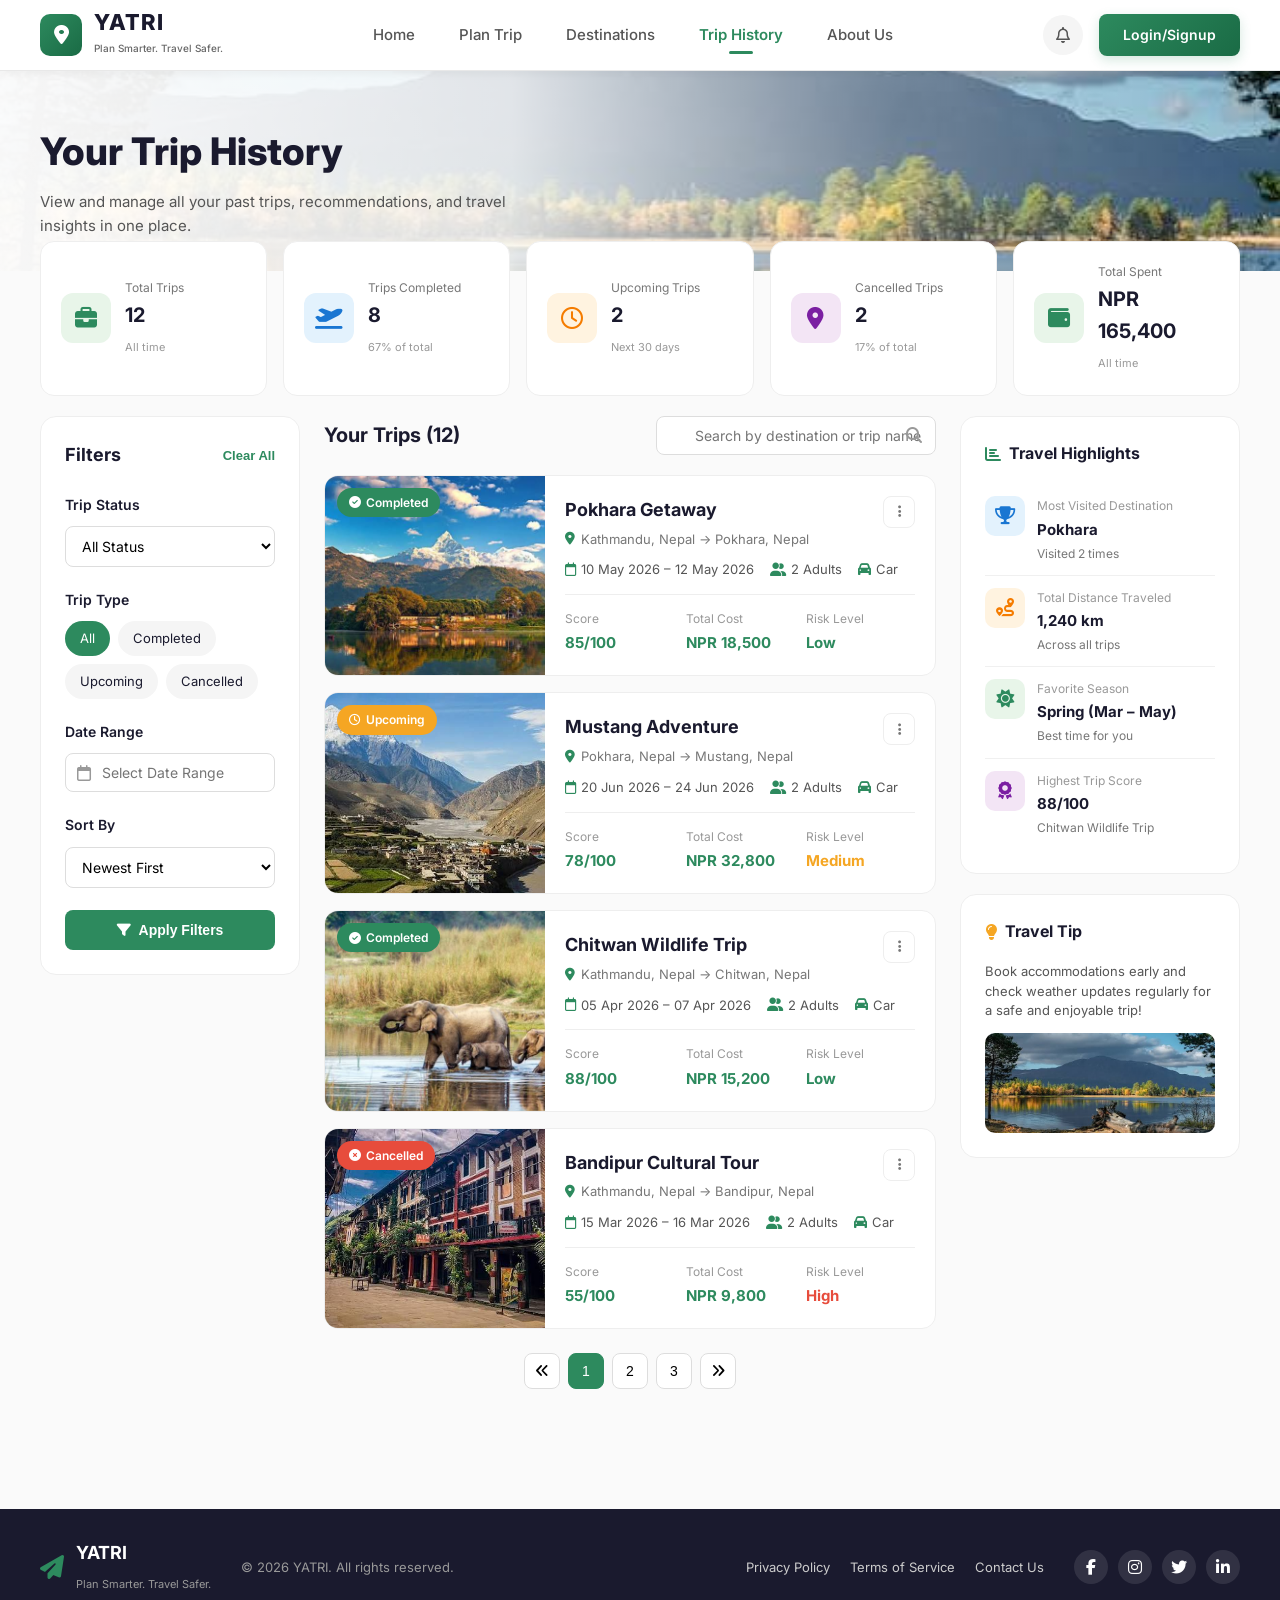
<file: frontend/landingpage/trip-history.html>
<!DOCTYPE html>
<html lang="en">
<head>
    <meta charset="UTF-8">
    <meta name="viewport" content="width=device-width, initial-scale=1.0">
    <title>Trip History - YATRI</title>
    <link rel="stylesheet" href="https://cdnjs.cloudflare.com/ajax/libs/font-awesome/6.4.0/css/all.min.css">
    <link href="https://fonts.googleapis.com/css2?family=Inter:wght@400;500;600;700;800&display=swap" rel="stylesheet">
    <link rel="stylesheet" href="css/common.css">
    <link rel="stylesheet" href="css/trip-history.css">
</head>
<body>

    <nav class="navbar">
        <div class="nav-container">
            <a href="index.html" class="nav-logo">
                <div class="logo-icon"><i class="fas fa-map-marker-alt"></i></div>
                <div class="logo-text">
                    <h1>YATRI</h1>
                    <span>Plan Smarter. Travel Safer.</span>
                </div>
            </a>
            <ul class="nav-links">
                <li><a href="index.html">Home</a></li>
                <li><a href="plan-trip.html">Plan Trip</a></li>
                <li><a href="destinations.html">Destinations</a></li>
                <li><a href="trip-history.html" class="active">Trip History</a></li>
                <li><a href="about-us.html">About Us</a></li>
            </ul>
            <div class="nav-right">
                <button class="notification-btn"><i class="far fa-bell"></i></button>
                <a href="log-in.html" class="login-signup-btn"><span>Login/Signup</span></a>
            </div>
            <button class="mobile-menu-btn"><i class="fas fa-bars"></i></button>
        </div>
    </nav>

    <!-- Header -->
    <section class="history-header">
        <div class="header-bg">
            <img src="images/scenery.jpeg" alt="Trip history">
            <div class="header-overlay"></div>
        </div>
        <div class="header-content container">
            <h1>Your Trip History</h1>
            <p>View and manage all your past trips, recommendations, and travel insights in one place.</p>
        </div>
    </section>

    <!-- Stats Row -->
    <section class="stats-row container">
        <div class="stat-card" data-animate>
            <div class="stat-icon green"><i class="fas fa-briefcase"></i></div>
            <div>
                <p class="stat-label">Total Trips</p>
                <h3>12</h3>
                <span class="stat-sub">All time</span>
            </div>
        </div>
        <div class="stat-card" data-animate>
            <div class="stat-icon blue"><i class="fas fa-plane-departure"></i></div>
            <div>
                <p class="stat-label">Trips Completed</p>
                <h3>8</h3>
                <span class="stat-sub">67% of total</span>
            </div>
        </div>
        <div class="stat-card" data-animate>
            <div class="stat-icon orange"><i class="far fa-clock"></i></div>
            <div>
                <p class="stat-label">Upcoming Trips</p>
                <h3>2</h3>
                <span class="stat-sub">Next 30 days</span>
            </div>
        </div>
        <div class="stat-card" data-animate>
            <div class="stat-icon purple"><i class="fas fa-map-marker-alt"></i></div>
            <div>
                <p class="stat-label">Cancelled Trips</p>
                <h3>2</h3>
                <span class="stat-sub">17% of total</span>
            </div>
        </div>
        <div class="stat-card" data-animate>
            <div class="stat-icon green"><i class="fas fa-wallet"></i></div>
            <div>
                <p class="stat-label">Total Spent</p>
                <h3>NPR 165,400</h3>
                <span class="stat-sub">All time</span>
            </div>
        </div>
    </section>

    <!-- Main Content -->
    <section class="history-main container">
        <!-- Filters Sidebar -->
        <aside class="filters-sidebar" data-animate>
            <div class="filters-header">
                <h3>Filters</h3>
                <button class="clear-all">Clear All</button>
            </div>

            <div class="filter-group">
                <label>Trip Status</label>
                <select id="statusFilter">
                    <option>All Status</option>
                    <option>Completed</option>
                    <option>Upcoming</option>
                    <option>Cancelled</option>
                </select>
            </div>

            <div class="filter-group">
                <label>Trip Type</label>
                <div class="type-tags">
                    <span class="tag active" data-filter="all">All</span>
                    <span class="tag" data-filter="completed">Completed</span>
                    <span class="tag" data-filter="upcoming">Upcoming</span>
                    <span class="tag" data-filter="cancelled">Cancelled</span>
                </div>
            </div>

            <div class="filter-group">
                <label>Date Range</label>
                <div class="date-input">
                    <i class="far fa-calendar"></i>
                    <input type="text" placeholder="Select Date Range">
                </div>
            </div>

            <div class="filter-group">
                <label>Sort By</label>
                <select id="sortFilter">
                    <option>Newest First</option>
                    <option>Oldest First</option>
                    <option>Highest Score</option>
                    <option>Lowest Cost</option>
                </select>
            </div>

            <button class="apply-filters-btn">
                <i class="fas fa-filter"></i> Apply Filters
            </button>
        </aside>

        <!-- Trips List -->
        <div class="trips-area" data-animate>
            <div class="trips-header">
                <h3>Your Trips (12)</h3>
                <div class="search-box">
                    <input type="text" placeholder="Search by destination or trip name..." id="tripSearch">
                    <i class="fas fa-search"></i>
                </div>
            </div>

            <div class="trips-list">
                <!-- Trip 1: Pokhara -->
                <div class="trip-card" data-status="completed">
                    <div class="trip-image">
                        <img src="images/pokhara.jpeg" alt="Pokhara" onerror="this.src='images/scenery.jpg'">
                        <span class="status-badge completed"><i class="fas fa-check-circle"></i> Completed</span>
                    </div>
                    <div class="trip-content">
                        <div class="trip-top">
                            <div>
                                <h3>Pokhara Getaway</h3>
                                <p class="trip-route"><i class="fas fa-map-marker-alt"></i> Kathmandu, Nepal → Pokhara, Nepal</p>
                            </div>
                            <button class="more-btn"><i class="fas fa-ellipsis-v"></i></button>
                        </div>
                        <div class="trip-meta">
                            <span><i class="far fa-calendar"></i> 10 May 2026 – 12 May 2026</span>
                            <span><i class="fas fa-user-friends"></i> 2 Adults</span>
                            <span><i class="fas fa-car"></i> Car</span>
                        </div>
                        <div class="trip-stats">
                            <div>
                                <p class="stat-name">Score</p>
                                <p class="stat-value score">85/100</p>
                            </div>
                            <div>
                                <p class="stat-name">Total Cost</p>
                                <p class="stat-value cost">NPR 18,500</p>
                            </div>
                            <div>
                                <p class="stat-name">Risk Level</p>
                                <p class="stat-value risk-low">Low</p>
                            </div>
                        </div>
                    </div>
                </div>

                <!-- Trip 2: Mustang -->
                <div class="trip-card" data-status="upcoming">
                    <div class="trip-image">
                        <img src="images/mustang.jpeg" alt="Mustang" onerror="this.src='images/scenery.jpg'">
                        <span class="status-badge upcoming"><i class="far fa-clock"></i> Upcoming</span>
                    </div>
                    <div class="trip-content">
                        <div class="trip-top">
                            <div>
                                <h3>Mustang Adventure</h3>
                                <p class="trip-route"><i class="fas fa-map-marker-alt"></i> Pokhara, Nepal → Mustang, Nepal</p>
                            </div>
                            <button class="more-btn"><i class="fas fa-ellipsis-v"></i></button>
                        </div>
                        <div class="trip-meta">
                            <span><i class="far fa-calendar"></i> 20 Jun 2026 – 24 Jun 2026</span>
                            <span><i class="fas fa-user-friends"></i> 2 Adults</span>
                            <span><i class="fas fa-car"></i> Car</span>
                        </div>
                        <div class="trip-stats">
                            <div>
                                <p class="stat-name">Score</p>
                                <p class="stat-value score">78/100</p>
                            </div>
                            <div>
                                <p class="stat-name">Total Cost</p>
                                <p class="stat-value cost">NPR 32,800</p>
                            </div>
                            <div>
                                <p class="stat-name">Risk Level</p>
                                <p class="stat-value risk-med">Medium</p>
                            </div>
                        </div>
                    </div>
                </div>

                <!-- Trip 3: Chitwan -->
                <div class="trip-card" data-status="completed">
                    <div class="trip-image">
                        <img src="images/chitwan.jpeg" alt="Chitwan" onerror="this.src='images/scenery.jpg'">
                        <span class="status-badge completed"><i class="fas fa-check-circle"></i> Completed</span>
                    </div>
                    <div class="trip-content">
                        <div class="trip-top">
                            <div>
                                <h3>Chitwan Wildlife Trip</h3>
                                <p class="trip-route"><i class="fas fa-map-marker-alt"></i> Kathmandu, Nepal → Chitwan, Nepal</p>
                            </div>
                            <button class="more-btn"><i class="fas fa-ellipsis-v"></i></button>
                        </div>
                        <div class="trip-meta">
                            <span><i class="far fa-calendar"></i> 05 Apr 2026 – 07 Apr 2026</span>
                            <span><i class="fas fa-user-friends"></i> 2 Adults</span>
                            <span><i class="fas fa-car"></i> Car</span>
                        </div>
                        <div class="trip-stats">
                            <div>
                                <p class="stat-name">Score</p>
                                <p class="stat-value score">88/100</p>
                            </div>
                            <div>
                                <p class="stat-name">Total Cost</p>
                                <p class="stat-value cost">NPR 15,200</p>
                            </div>
                            <div>
                                <p class="stat-name">Risk Level</p>
                                <p class="stat-value risk-low">Low</p>
                            </div>
                        </div>
                    </div>
                </div>

                <!-- Trip 4: Bandipur -->
                <div class="trip-card" data-status="cancelled">
                    <div class="trip-image">
                        <img src="images/bandipur.jpeg" alt="Bandipur" onerror="this.src='images/scenery.jpg'">
                        <span class="status-badge cancelled"><i class="fas fa-times-circle"></i> Cancelled</span>
                    </div>
                    <div class="trip-content">
                        <div class="trip-top">
                            <div>
                                <h3>Bandipur Cultural Tour</h3>
                                <p class="trip-route"><i class="fas fa-map-marker-alt"></i> Kathmandu, Nepal → Bandipur, Nepal</p>
                            </div>
                            <button class="more-btn"><i class="fas fa-ellipsis-v"></i></button>
                        </div>
                        <div class="trip-meta">
                            <span><i class="far fa-calendar"></i> 15 Mar 2026 – 16 Mar 2026</span>
                            <span><i class="fas fa-user-friends"></i> 2 Adults</span>
                            <span><i class="fas fa-car"></i> Car</span>
                        </div>
                        <div class="trip-stats">
                            <div>
                                <p class="stat-name">Score</p>
                                <p class="stat-value score">55/100</p>
                            </div>
                            <div>
                                <p class="stat-name">Total Cost</p>
                                <p class="stat-value cost">NPR 9,800</p>
                            </div>
                            <div>
                                <p class="stat-name">Risk Level</p>
                                <p class="stat-value risk-high">High</p>
                            </div>
                        </div>
                    </div>
                </div>
            </div>

            <!-- Pagination -->
            <div class="pagination">
                <button><i class="fas fa-angle-double-left"></i></button>
                <button class="active">1</button>
                <button>2</button>
                <button>3</button>
                <button><i class="fas fa-angle-double-right"></i></button>
            </div>
        </div>

        <!-- Highlights Sidebar -->
        <aside class="highlights-sidebar" data-animate>
            <div class="highlights-card">
                <h3><i class="fas fa-chart-bar"></i> Travel Highlights</h3>
                
                <div class="highlight-item">
                    <div class="highlight-icon blue"><i class="fas fa-trophy"></i></div>
                    <div>
                        <p class="hl-label">Most Visited Destination</p>
                        <h4>Pokhara</h4>
                        <p class="hl-sub">Visited 2 times</p>
                    </div>
                </div>

                <div class="highlight-item">
                    <div class="highlight-icon orange"><i class="fas fa-route"></i></div>
                    <div>
                        <p class="hl-label">Total Distance Traveled</p>
                        <h4>1,240 km</h4>
                        <p class="hl-sub">Across all trips</p>
                    </div>
                </div>

                <div class="highlight-item">
                    <div class="highlight-icon green"><i class="fas fa-sun"></i></div>
                    <div>
                        <p class="hl-label">Favorite Season</p>
                        <h4>Spring (Mar – May)</h4>
                        <p class="hl-sub">Best time for you</p>
                    </div>
                </div>

                <div class="highlight-item">
                    <div class="highlight-icon purple"><i class="fas fa-award"></i></div>
                    <div>
                        <p class="hl-label">Highest Trip Score</p>
                        <h4>88/100</h4>
                        <p class="hl-sub">Chitwan Wildlife Trip</p>
                    </div>
                </div>
            </div>

            <div class="tip-card">
                <h3><i class="fas fa-lightbulb"></i> Travel Tip</h3>
                <p>Book accommodations early and check weather updates regularly for a safe and enjoyable trip!</p>
                <img src="images/scenery.jpeg" alt="Tip" class="tip-image" onerror="this.src='images/scenery.jpg'">
            </div>
        </aside>
    </section>

    <!-- Footer -->
    <footer class="footer">
        <div class="footer-content">
            <div class="footer-logo">
                <i class="fas fa-paper-plane"></i>
                <div>
                    <h4>YATRI</h4>
                    <span>Plan Smarter. Travel Safer.</span>
                </div>
            </div>
            <div class="footer-copy">
                <p>© 2026 YATRI. All rights reserved.</p>
            </div>
            <div class="footer-links">
                <a href="#">Privacy Policy</a>
                <a href="#">Terms of Service</a>
                <a href="#">Contact Us</a>
            </div>
            <div class="footer-social">
                <a href="#"><i class="fab fa-facebook-f"></i></a>
                <a href="#"><i class="fab fa-instagram"></i></a>
                <a href="#"><i class="fab fa-twitter"></i></a>
                <a href="#"><i class="fab fa-linkedin-in"></i></a>
            </div>
        </div>
    </footer>

    <script src="js/common.js"></script>
    <script src="js/trip-history.js"></script>
</body>
</html>
</file>
<file: frontend/landingpage/css/common.css>
/* ===== RESET & BASE ===== */
* {
    margin: 0;
    padding: 0;
    box-sizing: border-box;
}

body {
    font-family: 'Inter', sans-serif;
    color: #1a1a2e;
    background: #fafafa;
    line-height: 1.6;
}

a {
    text-decoration: none;
    color: inherit;
    transition: all 0.3s ease;
}

ul {
    list-style: none;
}

img {
    max-width: 100%;
    height: auto;
    display: block;
}

/* ===== NAVBAR ===== */
.navbar {
    position: sticky;
    top: 0;
    z-index: 1000;
    background: rgba(255, 255, 255, 0.98);
    backdrop-filter: blur(10px);
    border-bottom: 1px solid #e8e8e8;
    padding: 0 40px;
    box-shadow: 0 2px 10px rgba(0,0,0,0.05);
}

.nav-container {
    max-width: 1400px;
    margin: 0 auto;
    display: flex;
    align-items: center;
    justify-content: space-between;
    height: 70px;
}

.nav-logo {
    display: flex;
    align-items: center;
    gap: 12px;
    cursor: pointer;
}

.logo-icon {
    width: 42px;
    height: 42px;
    background: linear-gradient(135deg, #2d8a5e, #1a6b45);
    border-radius: 10px;
    display: flex;
    align-items: center;
    justify-content: center;
    color: white;
    font-size: 20px;
    transition: transform 0.3s ease;
}

.nav-logo:hover .logo-icon {
    transform: rotate(-10deg) scale(1.05);
}

.logo-text h1 {
    font-size: 22px;
    font-weight: 800;
    color: #1a1a2e;
    line-height: 1.1;
    letter-spacing: 1px;
}

.logo-text span {
    font-size: 10px;
    color: #666;
    font-weight: 500;
}

.nav-links {
    display: flex;
    gap: 8px;
}

.nav-links a {
    padding: 8px 18px;
    font-size: 15px;
    font-weight: 500;
    color: #555;
    border-radius: 8px;
    position: relative;
}

.nav-links a:hover {
    color: #2d8a5e;
    background: #f0f7f4;
}

.nav-links a.active {
    color: #2d8a5e;
    font-weight: 600;
}

.nav-links a.active::after {
    content: '';
    position: absolute;
    bottom: -2px;
    left: 50%;
    transform: translateX(-50%);
    width: 24px;
    height: 3px;
    background: #2d8a5e;
    border-radius: 2px;
}

.nav-right {
    display: flex;
    align-items: center;
    gap: 16px;
}

.notification-btn {
    width: 40px;
    height: 40px;
    border: none;
    background: #f5f5f5;
    border-radius: 50%;
    cursor: pointer;
    font-size: 16px;
    color: #555;
    transition: all 0.3s ease;
    display: flex;
    align-items: center;
    justify-content: center;
}

.notification-btn:hover {
    background: #e8e8e8;
    transform: scale(1.05);
}

.login-signup-btn {
    padding: 10px 24px;
    background: linear-gradient(135deg, #2d8a5e, #1a6b45);
    color: white;
    border: none;
    border-radius: 8px;
    font-size: 14px;
    font-weight: 600;
    cursor: pointer;
    transition: all 0.3s ease;
    box-shadow: 0 4px 12px rgba(45, 138, 94, 0.2);
}

.login-signup-btn:hover {
    transform: translateY(-2px);
    box-shadow: 0 6px 20px rgba(45, 138, 94, 0.3);
}

.mobile-menu-btn {
    display: none;
    background: none;
    border: none;
    font-size: 22px;
    cursor: pointer;
    color: #333;
    padding: 8px;
}

/* ===== FOOTER ===== */
.footer {
    background: #1a1a2e;
    color: white;
    padding: 30px 40px;
    margin-top: 60px;
}

.footer-content {
    max-width: 1400px;
    margin: 0 auto;
    display: grid;
    grid-template-columns: auto 1fr auto auto;
    gap: 30px;
    align-items: center;
}

.footer-logo {
    display: flex;
    align-items: center;
    gap: 12px;
}

.footer-logo i {
    font-size: 24px;
    color: #2d8a5e;
}

.footer-logo h4 {
    font-size: 18px;
    font-weight: 700;
    margin-bottom: 2px;
}

.footer-logo span {
    font-size: 11px;
    color: #999;
}

.footer-copy p {
    font-size: 13px;
    color: #999;
}

.footer-links {
    display: flex;
    gap: 20px;
}

.footer-links a {
    font-size: 13px;
    color: #ccc;
}

.footer-links a:hover {
    color: #2d8a5e;
}

.footer-social {
    display: flex;
    gap: 10px;
}

.footer-social a {
    width: 34px;
    height: 34px;
    background: rgba(255,255,255,0.1);
    border-radius: 50%;
    display: flex;
    align-items: center;
    justify-content: center;
    color: white;
    transition: all 0.3s ease;
}

.footer-social a:hover {
    background: #2d8a5e;
    transform: translateY(-3px);
}

/* ===== UTILITY CLASSES ===== */
.container {
    max-width: 1400px;
    margin: 0 auto;
    padding: 0 40px;
}

.section-title {
    font-size: 32px;
    font-weight: 800;
    margin-bottom: 12px;
}

.section-subtitle {
    font-size: 16px;
    color: #555;
    margin-bottom: 24px;
}

.highlight {
    color: #2d8a5e;
}

.btn-primary {
    padding: 12px 28px;
    background: linear-gradient(135deg, #2d8a5e, #1a6b45);
    color: white;
    border: none;
    border-radius: 8px;
    font-size: 15px;
    font-weight: 600;
    cursor: pointer;
    transition: all 0.3s ease;
    display: inline-flex;
    align-items: center;
    gap: 8px;
}

.btn-primary:hover {
    transform: translateY(-2px);
    box-shadow: 0 8px 20px rgba(45, 138, 94, 0.3);
}

/* ===== RESPONSIVE ===== */
@media (max-width: 1024px) {
    .footer-content {
        grid-template-columns: 1fr;
        text-align: center;
        gap: 20px;
    }
    
    .footer-logo {
        justify-content: center;
    }
    
    .footer-links {
        justify-content: center;
        flex-wrap: wrap;
    }
    
    .footer-social {
        justify-content: center;
    }
}

@media (max-width: 768px) {
    .nav-links {
        display: none;
        position: absolute;
        top: 70px;
        left: 0;
        right: 0;
        background: white;
        flex-direction: column;
        padding: 20px;
        box-shadow: 0 4px 15px rgba(0,0,0,0.1);
        gap: 4px;
    }
    
    .nav-links.active {
        display: flex;
    }
    
    .nav-links a {
        padding: 12px 16px;
        border-radius: 8px;
    }
    
    .mobile-menu-btn {
        display: block;
    }
    
    .nav-right .login-signup-btn span {
        display: none;
    }
    
    .nav-right .login-signup-btn::before {
        content: '\f2f6';
        font-family: 'Font Awesome 6 Free';
        font-weight: 600;
    }
    
    .container {
        padding: 0 20px;
    }
    
    .navbar {
        padding: 0 20px;
    }
    
    .footer {
        padding: 30px 20px;
    }
}
</file>
<file: frontend/landingpage/css/home.css>
/* ===== HERO SECTION ===== */
.hero { position: relative; height: 520px; overflow: hidden; }
.hero-bg { position: absolute; inset: 0; }
.hero-image { width: 100%; height: 100%; object-fit: cover; }
.hero-overlay { position: absolute; inset: 0; background: linear-gradient(90deg, rgba(255,255,255,0.95) 0%, rgba(255,255,255,0.85) 40%, rgba(255,255,255,0.3) 70%, transparent 100%); }
.hero-content { position: relative; z-index: 2; padding: 80px 40px; height: 100%; display: flex; flex-direction: column; justify-content: center; max-width: 800px; }
.hero-content h1 { font-size: 52px; font-weight: 800; line-height: 1.15; color: #1a1a2e; margin-bottom: 20px; }
.hero-content p { font-size: 17px; color: #555; margin-bottom: 35px; line-height: 1.6; }
.hero-features { display: flex; gap: 30px; margin-bottom: 35px; }
.hero-feature { display: flex; align-items: center; gap: 10px; }
.hero-feature .feature-icon { width: 40px; height: 40px; background: #e8f5e9; border-radius: 50%; display: flex; align-items: center; justify-content: center; color: #2d8a5e; font-size: 16px; }
.hero-feature span { font-size: 14px; font-weight: 500; color: #333; }
.hero-btn { align-self: flex-start; padding: 14px 32px; font-size: 16px; }

/* ===== FEATURES ===== */
.features { padding: 40px 0; background: #fafafa; }
.features-grid { display: grid; grid-template-columns: repeat(4, 1fr); gap: 20px; }
.feature-card { display: flex; align-items: center; gap: 16px; padding: 24px; background: white; border-radius: 16px; border: 1px solid #eee; transition: all 0.3s ease; }
.feature-card:hover { transform: translateY(-3px); box-shadow: 0 8px 25px rgba(0,0,0,0.08); }
.feature-card-icon { width: 52px; height: 52px; border-radius: 14px; display: flex; align-items: center; justify-content: center; font-size: 22px; flex-shrink: 0; }
.feature-card-icon.green { background: #e8f5e9; color: #2d8a5e; }
.feature-card-icon.blue { background: #e3f2fd; color: #1976d2; }
.feature-card-icon.orange { background: #fff3e0; color: #f57c00; }
.feature-card-icon.purple { background: #f3e5f5; color: #7b1fa2; }
.feature-card-content h3 { font-size: 16px; font-weight: 700; margin-bottom: 4px; }
.feature-card-content p { font-size: 13px; color: #777; line-height: 1.4; }

/* ===== POPULAR TRIPS ===== */
.popular-trips { padding: 60px 0; }
.trips-header { display: flex; justify-content: space-between; align-items: flex-start; margin-bottom: 30px; }
.trips-header h2 { font-size: 28px; font-weight: 700; color: #1a1a2e; }
.section-underline { width: 40px; height: 4px; background: #2d8a5e; border-radius: 2px; margin-top: 8px; }
.view-all { font-size: 14px; font-weight: 600; color: #2d8a5e; display: flex; align-items: center; gap: 6px; padding: 8px 16px; border: 1px solid #2d8a5e; border-radius: 8px; }
.view-all:hover { background: #2d8a5e; color: white; }
.trips-carousel-wrapper { position: relative; display: flex; align-items: center; gap: 16px; }
.trips-carousel { display: flex; gap: 20px; overflow-x: auto; scroll-behavior: smooth; padding: 10px 0; scrollbar-width: none; flex: 1; }
.trips-carousel::-webkit-scrollbar { display: none; }
.carousel-btn { width: 44px; height: 44px; border: none; background: white; border-radius: 50%; box-shadow: 0 4px 15px rgba(0,0,0,0.1); cursor: pointer; font-size: 16px; color: #333; flex-shrink: 0; transition: all 0.3s ease; z-index: 5; }
.carousel-btn:hover { background: #2d8a5e; color: white; box-shadow: 0 6px 20px rgba(45,138,94,0.3); }
.trip-card { min-width: 300px; max-width: 300px; background: white; border-radius: 16px; overflow: hidden; border: 1px solid #eee; transition: all 0.3s ease; flex-shrink: 0; }
.trip-card:hover { transform: translateY(-5px); box-shadow: 0 12px 30px rgba(0,0,0,0.1); }
.trip-image { position: relative; height: 180px; overflow: hidden; }
.trip-image img { width: 100%; height: 100%; object-fit: cover; }
.trip-rating { position: absolute; top: 12px; left: 12px; background: #2d8a5e; color: white; padding: 4px 10px; border-radius: 20px; font-size: 13px; font-weight: 600; display: flex; align-items: center; gap: 4px; }
.trip-rating i { font-size: 11px; }
.trip-risk { position: absolute; top: 12px; left: 70px; background: #e74c3c; color: white; padding: 4px 10px; border-radius: 20px; font-size: 12px; font-weight: 600; display: flex; align-items: center; gap: 4px; }
.trip-info { padding: 18px; }
.trip-info h3 { font-size: 18px; font-weight: 700; margin-bottom: 6px; }
.trip-details { font-size: 13px; color: #888; margin-bottom: 14px; }
.trip-bottom { display: flex; justify-content: space-between; align-items: center; }
.trip-weather { font-size: 13px; font-weight: 500; display: flex; align-items: center; gap: 5px; }
.trip-weather.good { color: #f5a623; }
.trip-weather.rain { color: #5dade2; }
.trip-cost { text-align: right; }
.cost-amount { display: block; font-size: 16px; font-weight: 700; color: #2d8a5e; }
.cost-label { font-size: 11px; color: #999; }

/* ===== POPULAR INTEREST ===== */
.popular-interest { padding: 40px 0 60px; }
.section-header { display: flex; justify-content: space-between; align-items: center; margin-bottom: 24px; }
.section-header h2 { font-size: 24px; font-weight: 700; }
.interest-grid { display: grid; grid-template-columns: repeat(5, 1fr); gap: 16px; }
.interest-card { position: relative; height: 180px; border-radius: 16px; overflow: hidden; cursor: pointer; }
.interest-card img { width: 100%; height: 100%; object-fit: cover; }
.interest-overlay { position: absolute; inset: 0; background: linear-gradient(180deg, rgba(0,0,0,0.1) 0%, rgba(0,0,0,0.7) 100%); padding: 20px; display: flex; flex-direction: column; justify-content: flex-end; color: white; }
.interest-icon { width: 44px; height: 44px; background: #2d8a5e; border-radius: 50%; display: flex; align-items: center; justify-content: center; font-size: 18px; margin-bottom: 10px; }
.interest-icon.nature { background: #388e3c; }
.interest-icon.cultural { background: #7b1fa2; }
.interest-icon.spiritual { background: #f57c00; }
.interest-icon.relax { background: #1976d2; }
.interest-overlay h3 { font-size: 18px; font-weight: 700; margin-bottom: 2px; }
.interest-overlay p { font-size: 13px; opacity: 0.9; }

/* ===== WHY YATRI ===== */
.why-yatri { padding: 60px 0 40px; background: #f8fdf9; }
.why-container { display: flex; align-items: center; gap: 40px; background: white; border-radius: 20px; padding: 40px; border: 1px solid #e8f5e9; }
.why-left h2 { font-size: 28px; font-weight: 700; color: #2d8a5e; }
.why-stats { display: flex; gap: 40px; flex: 1; }
.stat-item { text-align: center; }
.stat-icon { font-size: 28px; color: #2d8a5e; margin-bottom: 8px; }
.stat-item h3 { font-size: 24px; font-weight: 700; color: #1a1a2e; margin-bottom: 4px; }
.stat-item p { font-size: 13px; color: #777; }
.why-testimonial { flex-shrink: 0; max-width: 320px; border-left: 3px solid #2d8a5e; padding-left: 20px; }
.testimonial-quote { position: relative; }
.quote-icon { font-size: 24px; color: #2d8a5e; margin-bottom: 10px; }
.testimonial-quote p { font-size: 14px; color: #555; line-height: 1.6; font-style: italic; margin-bottom: 10px; }
.testimonial-author { font-size: 13px; font-weight: 600; color: #333; }
.carousel-dots { display: flex; justify-content: center; gap: 8px; margin-top: 24px; }
.dot { width: 10px; height: 10px; border-radius: 50%; background: #ccc; cursor: pointer; transition: all 0.3s ease; }
.dot.active { background: #2d8a5e; width: 28px; border-radius: 5px; }

/* ===== RESPONSIVE ===== */
@media (max-width: 1024px) {
    .features-grid, .interest-grid { grid-template-columns: repeat(2, 1fr); }
    .why-container { flex-wrap: wrap; }
    .why-stats { flex-wrap: wrap; gap: 24px; }
}
@media (max-width: 768px) {
    .hero-content h1 { font-size: 36px; }
    .hero-features { flex-direction: column; gap: 16px; }
    .features-grid, .interest-grid { grid-template-columns: 1fr; }
    .trip-card { min-width: 260px; max-width: 260px; }
    .why-container { flex-direction: column; text-align: center; }
    .why-testimonial { border-left: none; border-top: 3px solid #2d8a5e; padding-left: 0; padding-top: 20px; }
}
</file>
<file: frontend/landingpage/css/destinations.css>
/* ===== DESTINATIONS HERO ===== */
.dest-hero {
    position: relative;
    height: 280px;
    overflow: hidden;
}

.dest-hero .hero-bg {
    position: absolute;
    inset: 0;
}

.dest-hero img {
    width: 100%;
    height: 100%;
    object-fit: cover;
}

.dest-hero .hero-overlay {
    position: absolute;
    inset: 0;
    background: linear-gradient(90deg, rgba(255,255,255,0.97) 0%, rgba(255,255,255,0.85) 45%, rgba(255,255,255,0.3) 75%, transparent 100%);
}

.dest-hero .hero-content {
    position: relative;
    z-index: 2;
    padding: 60px 40px;
}

.dest-hero h1 {
    font-size: 42px;
    font-weight: 800;
    margin-bottom: 12px;
}

.dest-hero p {
    font-size: 16px;
    color: #555;
    max-width: 500px;
    margin-bottom: 24px;
    line-height: 1.6;
}

.search-bar {
    display: flex;
    align-items: center;
    background: white;
    border-radius: 12px;
    padding: 8px 8px 8px 20px;
    max-width: 600px;
    box-shadow: 0 4px 20px rgba(0,0,0,0.08);
    border: 1px solid #eee;
}

.search-icon {
    color: #999;
    margin-right: 12px;
}

.search-bar input {
    flex: 1;
    border: none;
    outline: none;
    font-size: 15px;
    padding: 10px 0;
    font-family: inherit;
}

.search-btn {
    width: 44px;
    height: 44px;
    background: #2d8a5e;
    color: white;
    border: none;
    border-radius: 8px;
    cursor: pointer;
    font-size: 16px;
    transition: all 0.3s;
}

.search-btn:hover {
    background: #1a6b45;
}

/* ===== FEATURE BADGES ===== */
.feature-badges {
    display: grid;
    grid-template-columns: repeat(4, 1fr);
    gap: 16px;
    background: white;
    padding: 24px;
    border-radius: 16px;
    box-shadow: 0 4px 20px rgba(0,0,0,0.06);
    border: 1px solid #eee;
    margin-top: -30px;
    position: relative;
    z-index: 3;
}

.badge-item {
    display: flex;
    align-items: center;
    gap: 14px;
}

.badge-icon {
    width: 44px;
    height: 44px;
    border-radius: 10px;
    display: flex;
    align-items: center;
    justify-content: center;
    font-size: 20px;
    flex-shrink: 0;
}

.badge-icon.green {
    background: #e8f5e9;
    color: #2d8a5e;
}

.badge-item h4 {
    font-size: 14px;
    font-weight: 600;
    margin-bottom: 2px;
}

.badge-item p {
    font-size: 12px;
    color: #777;
}

/* ===== MAIN CONTENT ===== */
.main-content {
    display: grid;
    grid-template-columns: 280px 1fr;
    gap: 30px;
    padding: 40px 40px 60px;
}

/* ===== FILTERS SIDEBAR ===== */
.filters-sidebar {
    background: white;
    padding: 24px;
    border-radius: 16px;
    border: 1px solid #eee;
    height: fit-content;
    position: sticky;
    top: 90px;
}

.filters-header {
    display: flex;
    justify-content: space-between;
    align-items: center;
    margin-bottom: 24px;
}

.filters-header h3 {
    font-size: 18px;
    font-weight: 700;
}

.clear-all {
    background: none;
    border: none;
    color: #2d8a5e;
    font-size: 13px;
    font-weight: 600;
    cursor: pointer;
}

.clear-all:hover {
    text-decoration: underline;
}

.filter-group {
    margin-bottom: 24px;
}

.filter-group label {
    display: block;
    font-size: 14px;
    font-weight: 600;
    margin-bottom: 10px;
}

.filter-group select {
    width: 100%;
    padding: 10px 12px;
    border: 1px solid #ddd;
    border-radius: 8px;
    font-size: 14px;
    font-family: inherit;
    background: white;
    outline: none;
}

.filter-group select:focus {
    border-color: #2d8a5e;
}

.interest-tags {
    display: flex;
    flex-wrap: wrap;
    gap: 8px;
}

.tag {
    padding: 6px 14px;
    background: #f5f5f5;
    border-radius: 20px;
    font-size: 13px;
    cursor: pointer;
    transition: all 0.3s;
    border: 1px solid transparent;
}

.tag:hover {
    border-color: #2d8a5e;
}

.tag.active {
    background: #2d8a5e;
    color: white;
}

.budget-slider {
    width: 100%;
    accent-color: #2d8a5e;
    height: 6px;
    border-radius: 3px;
    appearance: none;
    background: #e8f5e9;
    outline: none;
}

.budget-slider::-webkit-slider-thumb {
    appearance: none;
    width: 18px;
    height: 18px;
    border-radius: 50%;
    background: #2d8a5e;
    cursor: pointer;
    box-shadow: 0 2px 6px rgba(45,138,94,0.3);
}

.budget-labels {
    display: flex;
    justify-content: space-between;
    font-size: 12px;
    color: #777;
    margin-top: 6px;
}

.apply-filters-btn {
    width: 100%;
    padding: 12px;
    background: #2d8a5e;
    color: white;
    border: none;
    border-radius: 8px;
    font-size: 14px;
    font-weight: 600;
    cursor: pointer;
    display: flex;
    align-items: center;
    justify-content: center;
    gap: 8px;
    transition: all 0.3s;
}

.apply-filters-btn:hover {
    background: #1a6b45;
}

/* ===== DESTINATIONS AREA ===== */
.destinations-header {
    display: flex;
    justify-content: space-between;
    align-items: flex-start;
    margin-bottom: 24px;
    flex-wrap: wrap;
    gap: 16px;
}

.destinations-header h2 {
    font-size: 24px;
    font-weight: 700;
    margin-bottom: 4px;
}

.destinations-header .count {
    font-size: 14px;
    color: #777;
}

.header-controls {
    display: flex;
    align-items: center;
    gap: 12px;
}

.sort-select {
    padding: 8px 14px;
    border: 1px solid #ddd;
    border-radius: 8px;
    font-size: 14px;
    font-family: inherit;
    outline: none;
    background: white;
}

.view-btn {
    width: 38px;
    height: 38px;
    border: 1px solid #ddd;
    background: white;
    border-radius: 8px;
    cursor: pointer;
    font-size: 14px;
    color: #555;
    transition: all 0.3s;
}

.view-btn:hover {
    border-color: #2d8a5e;
    color: #2d8a5e;
}

.view-btn.active {
    background: #2d8a5e;
    color: white;
    border-color: #2d8a5e;
}

/* ===== DESTINATIONS GRID ===== */
.destinations-grid {
    display: grid;
    grid-template-columns: repeat(auto-fill, minmax(280px, 1fr));
    gap: 20px;
}

.dest-card {
    background: white;
    border-radius: 16px;
    overflow: hidden;
    border: 1px solid #eee;
    transition: all 0.3s;
}

.dest-card:hover {
    transform: translateY(-4px);
    box-shadow: 0 12px 30px rgba(0,0,0,0.1);
}

.dest-image {
    position: relative;
    height: 180px;
    overflow: hidden;
}

.dest-image img {
    width: 100%;
    height: 100%;
    object-fit: cover;
    transition: transform 0.5s;
}

.dest-card:hover .dest-image img {
    transform: scale(1.05);
}

.dest-badge {
    position: absolute;
    top: 12px;
    left: 12px;
    padding: 5px 12px;
    border-radius: 6px;
    font-size: 12px;
    font-weight: 600;
    color: white;
}

.dest-badge.popular { background: #2d8a5e; }
.dest-badge.adventure { background: #1976d2; }
.dest-badge.nature { background: #388e3c; }
.dest-badge.cultural { background: #7b1fa2; }

.dest-rating {
    position: absolute;
    top: 12px;
    right: 12px;
    background: rgba(0,0,0,0.7);
    color: white;
    padding: 4px 10px;
    border-radius: 20px;
    font-size: 12px;
    font-weight: 600;
    display: flex;
    align-items: center;
    gap: 4px;
}

.dest-rating i {
    color: #f5a623;
    font-size: 11px;
}

.dest-info {
    padding: 18px;
}

.dest-info h3 {
    font-size: 18px;
    font-weight: 700;
    margin-bottom: 4px;
}

.dest-subtitle {
    font-size: 13px;
    color: #777;
    margin-bottom: 12px;
}

.dest-details {
    margin-bottom: 14px;
}

.dest-details p {
    font-size: 13px;
    color: #555;
    margin-bottom: 6px;
    display: flex;
    align-items: center;
    gap: 8px;
}

.dest-details p i {
    color: #2d8a5e;
    width: 14px;
}

.dest-cost {
    display: flex;
    justify-content: space-between;
    align-items: center;
    padding: 12px;
    background: #f0f7f4;
    border-radius: 10px;
}

.cost-label {
    display: block;
    font-size: 11px;
    color: #777;
    margin-bottom: 2px;
}

.cost-amount {
    font-size: 16px;
    font-weight: 700;
    color: #2d8a5e;
}

.cost-icon {
    width: 36px;
    height: 36px;
    background: #2d8a5e;
    color: white;
    border-radius: 50%;
    display: flex;
    align-items: center;
    justify-content: center;
    font-size: 14px;
}

/* ===== POPULAR INTEREST ===== */
.popular-interest {
    padding: 40px 40px 80px;
}

.section-header {
    display: flex;
    justify-content: space-between;
    align-items: center;
    margin-bottom: 24px;
}

.section-header h2 {
    font-size: 24px;
    font-weight: 700;
}

.view-all {
    color: #2d8a5e;
    font-weight: 600;
    font-size: 14px;
    display: flex;
    align-items: center;
    gap: 6px;
}

.view-all:hover {
    text-decoration: underline;
}

.interest-grid {
    display: grid;
    grid-template-columns: repeat(5, 1fr);
    gap: 16px;
}

.interest-card {
    position: relative;
    height: 180px;
    border-radius: 16px;
    overflow: hidden;
    cursor: pointer;
}

.interest-card img {
    width: 100%;
    height: 100%;
    object-fit: cover;
    transition: transform 0.5s;
}

.interest-card:hover img {
    transform: scale(1.1);
}

.interest-overlay {
    position: absolute;
    inset: 0;
    background: linear-gradient(180deg, rgba(0,0,0,0.1) 0%, rgba(0,0,0,0.75) 100%);
    padding: 20px;
    display: flex;
    flex-direction: column;
    justify-content: flex-end;
    color: white;
}

.interest-icon {
    width: 44px;
    height: 44px;
    background: #2d8a5e;
    border-radius: 50%;
    display: flex;
    align-items: center;
    justify-content: center;
    font-size: 18px;
    margin-bottom: 10px;
}

.interest-icon.nature { background: #388e3c; }
.interest-icon.cultural { background: #7b1fa2; }
.interest-icon.spiritual { background: #f57c00; }
.interest-icon.relax { background: #1976d2; }

.interest-overlay h3 {
    font-size: 18px;
    font-weight: 700;
    margin-bottom: 2px;
}

.interest-overlay p {
    font-size: 13px;
    opacity: 0.9;
}

/* ===== LIST VIEW ===== */
.destinations-grid.list-view {
    grid-template-columns: 1fr;
}

.destinations-grid.list-view .dest-card {
    display: grid;
    grid-template-columns: 280px 1fr;
}

.destinations-grid.list-view .dest-image {
    height: 100%;
    min-height: 200px;
}

/* ===== RESPONSIVE ===== */
@media (max-width: 1024px) {
    .feature-badges {
        grid-template-columns: repeat(2, 1fr);
    }
    
    .main-content {
        grid-template-columns: 1fr;
    }
    
    .filters-sidebar {
        position: static;
    }
    
    .interest-grid {
        grid-template-columns: repeat(3, 1fr);
    }
}

@media (max-width: 768px) {
    .dest-hero h1 {
        font-size: 32px;
    }
    
    .feature-badges {
        grid-template-columns: 1fr;
    }
    
    .interest-grid {
        grid-template-columns: repeat(2, 1fr);
    }
    
    .destinations-grid {
        grid-template-columns: 1fr;
    }
    
    .destinations-grid.list-view .dest-card {
        grid-template-columns: 1fr;
    }
}
</file>
<file: frontend/landingpage/css/trip-history.css>
/* ===== HISTORY HEADER ===== */
.history-header {
    position: relative;
    height: 200px;
    overflow: hidden;
}

.history-header .header-bg {
    position: absolute;
    inset: 0;
}

.history-header img {
    width: 100%;
    height: 100%;
    object-fit: cover;
}

.history-header .header-overlay {
    position: absolute;
    inset: 0;
    background: linear-gradient(90deg, rgba(255,255,255,0.97) 0%, rgba(255,255,255,0.85) 40%, rgba(255,255,255,0.3) 70%, transparent 100%);
}

.history-header .header-content {
    position: relative;
    z-index: 2;
    padding: 50px 40px;
}

.history-header h1 {
    font-size: 38px;
    font-weight: 800;
    margin-bottom: 8px;
}

.history-header p {
    font-size: 15px;
    color: #555;
    max-width: 500px;
}

/* ===== STATS ROW ===== */
.stats-row {
    display: grid;
    grid-template-columns: repeat(5, 1fr);
    gap: 16px;
    padding: 0 40px;
    margin-top: -30px;
    position: relative;
    z-index: 3;
}

.stat-card {
    background: white;
    padding: 20px;
    border-radius: 14px;
    border: 1px solid #eee;
    display: flex;
    gap: 14px;
    align-items: center;
    transition: all 0.3s ease;
}

.stat-card:hover {
    transform: translateY(-3px);
    box-shadow: 0 8px 20px rgba(0,0,0,0.08);
}

.stat-icon {
    width: 50px;
    height: 50px;
    border-radius: 12px;
    display: flex;
    align-items: center;
    justify-content: center;
    font-size: 22px;
    flex-shrink: 0;
}

.stat-icon.green { background: #e8f5e9; color: #2d8a5e; }
.stat-icon.blue { background: #e3f2fd; color: #1976d2; }
.stat-icon.orange { background: #fff3e0; color: #f57c00; }
.stat-icon.purple { background: #f3e5f5; color: #7b1fa2; }

.stat-label {
    font-size: 12px;
    color: #777;
    margin-bottom: 2px;
}

.stat-card h3 {
    font-size: 20px;
    font-weight: 700;
    margin-bottom: 2px;
}

.stat-sub {
    font-size: 11px;
    color: #999;
}

/* ===== MAIN CONTENT ===== */
.history-main {
    display: grid;
    grid-template-columns: 260px 1fr 280px;
    gap: 24px;
    padding: 20px 40px 60px;
}

/* ===== FILTERS SIDEBAR ===== */
.filters-sidebar {
    background: white;
    padding: 24px;
    border-radius: 16px;
    border: 1px solid #eee;
    height: fit-content;
    position: sticky;
    top: 90px;
}

.filters-header {
    display: flex;
    justify-content: space-between;
    align-items: center;
    margin-bottom: 24px;
}

.filters-header h3 {
    font-size: 18px;
    font-weight: 700;
}

.clear-all {
    background: none;
    border: none;
    color: #2d8a5e;
    font-size: 13px;
    font-weight: 600;
    cursor: pointer;
}

.clear-all:hover {
    text-decoration: underline;
}

.filter-group {
    margin-bottom: 22px;
}

.filter-group label {
    display: block;
    font-size: 14px;
    font-weight: 600;
    margin-bottom: 10px;
}

.filter-group select {
    width: 100%;
    padding: 10px 12px;
    border: 1px solid #ddd;
    border-radius: 8px;
    font-size: 14px;
    font-family: inherit;
    outline: none;
    background: white;
}

.filter-group select:focus {
    border-color: #2d8a5e;
}

.type-tags {
    display: flex;
    flex-wrap: wrap;
    gap: 8px;
}

.tag {
    padding: 6px 14px;
    background: #f5f5f5;
    border-radius: 20px;
    font-size: 13px;
    cursor: pointer;
    transition: all 0.3s;
    border: 1px solid transparent;
}

.tag:hover {
    border-color: #2d8a5e;
}

.tag.active {
    background: #2d8a5e;
    color: white;
}

.date-input {
    position: relative;
}

.date-input i {
    position: absolute;
    left: 12px;
    top: 50%;
    transform: translateY(-50%);
    color: #999;
}

.date-input input {
    width: 100%;
    padding: 10px 12px 10px 36px;
    border: 1px solid #ddd;
    border-radius: 8px;
    font-size: 14px;
    font-family: inherit;
    outline: none;
}

.date-input input:focus {
    border-color: #2d8a5e;
}

.apply-filters-btn {
    width: 100%;
    padding: 12px;
    background: #2d8a5e;
    color: white;
    border: none;
    border-radius: 8px;
    font-size: 14px;
    font-weight: 600;
    cursor: pointer;
    display: flex;
    align-items: center;
    justify-content: center;
    gap: 8px;
    transition: all 0.3s;
}

.apply-filters-btn:hover {
    background: #1a6b45;
}

/* ===== TRIPS AREA ===== */
.trips-header {
    display: flex;
    justify-content: space-between;
    align-items: center;
    margin-bottom: 20px;
}

.trips-header h3 {
    font-size: 20px;
    font-weight: 700;
}

.search-box {
    position: relative;
}

.search-box input {
    padding: 10px 14px 10px 38px;
    border: 1px solid #ddd;
    border-radius: 8px;
    font-size: 14px;
    width: 280px;
    outline: none;
    font-family: inherit;
}

.search-box input:focus {
    border-color: #2d8a5e;
}

.search-box i {
    position: absolute;
    right: 14px;
    top: 50%;
    transform: translateY(-50%);
    color: #999;
}

/* ===== TRIP CARDS ===== */
.trips-list {
    display: flex;
    flex-direction: column;
    gap: 16px;
}

.trip-card {
    background: white;
    border-radius: 14px;
    border: 1px solid #eee;
    overflow: hidden;
    display: flex;
    transition: all 0.3s;
}

.trip-card:hover {
    box-shadow: 0 8px 24px rgba(0,0,0,0.08);
    transform: translateY(-2px);
}

.trip-image {
    position: relative;
    width: 220px;
    flex-shrink: 0;
}

.trip-image img {
    width: 100%;
    height: 100%;
    object-fit: cover;
}

.status-badge {
    position: absolute;
    top: 12px;
    left: 12px;
    padding: 5px 12px;
    border-radius: 20px;
    font-size: 12px;
    font-weight: 600;
    color: white;
    display: flex;
    align-items: center;
    gap: 5px;
}

.status-badge.completed { background: #2d8a5e; }
.status-badge.upcoming { background: #f5a623; }
.status-badge.cancelled { background: #e74c3c; }

.trip-content {
    flex: 1;
    padding: 20px;
}

.trip-top {
    display: flex;
    justify-content: space-between;
    align-items: flex-start;
    margin-bottom: 10px;
}

.trip-top h3 {
    font-size: 18px;
    font-weight: 700;
    margin-bottom: 4px;
}

.trip-route {
    font-size: 13px;
    color: #777;
    display: flex;
    align-items: center;
    gap: 6px;
}

.trip-route i {
    color: #2d8a5e;
}

.more-btn {
    background: none;
    border: 1px solid #eee;
    width: 32px;
    height: 32px;
    border-radius: 8px;
    cursor: pointer;
    color: #777;
    transition: all 0.3s;
}

.more-btn:hover {
    background: #f5f5f5;
    color: #333;
}

.trip-meta {
    display: flex;
    gap: 16px;
    margin-bottom: 14px;
    flex-wrap: wrap;
}

.trip-meta span {
    font-size: 13px;
    color: #555;
    display: flex;
    align-items: center;
    gap: 5px;
}

.trip-meta i {
    color: #2d8a5e;
}

.trip-stats {
    display: grid;
    grid-template-columns: repeat(3, 1fr);
    gap: 12px;
    padding-top: 14px;
    border-top: 1px solid #eee;
}

.stat-name {
    font-size: 12px;
    color: #999;
    margin-bottom: 3px;
}

.stat-value {
    font-size: 15px;
    font-weight: 700;
}

.stat-value.score { color: #2d8a5e; }
.stat-value.cost { color: #2d8a5e; }
.stat-value.risk-low { color: #2d8a5e; }
.stat-value.risk-med { color: #f5a623; }
.stat-value.risk-high { color: #e74c3c; }

/* ===== PAGINATION ===== */
.pagination {
    display: flex;
    justify-content: center;
    gap: 8px;
    margin-top: 24px;
}

.pagination button {
    width: 36px;
    height: 36px;
    border: 1px solid #ddd;
    background: white;
    border-radius: 8px;
    cursor: pointer;
    font-size: 14px;
    transition: all 0.3s;
}

.pagination button:hover {
    border-color: #2d8a5e;
    color: #2d8a5e;
}

.pagination button.active {
    background: #2d8a5e;
    color: white;
    border-color: #2d8a5e;
}

/* ===== HIGHLIGHTS SIDEBAR ===== */
.highlights-sidebar {
    display: flex;
    flex-direction: column;
    gap: 20px;
    position: sticky;
    top: 90px;
    height: fit-content;
}

.highlights-card, .tip-card {
    background: white;
    padding: 24px;
    border-radius: 16px;
    border: 1px solid #eee;
}

.highlights-card h3, .tip-card h3 {
    font-size: 16px;
    font-weight: 700;
    margin-bottom: 18px;
    display: flex;
    align-items: center;
    gap: 8px;
}

.highlights-card h3 i { color: #2d8a5e; }
.tip-card h3 i { color: #f5a623; }

.highlight-item {
    display: flex;
    gap: 12px;
    padding: 12px 0;
    border-bottom: 1px solid #f0f0f0;
}

.highlight-item:last-child {
    border-bottom: none;
}

.highlight-icon {
    width: 40px;
    height: 40px;
    border-radius: 10px;
    display: flex;
    align-items: center;
    justify-content: center;
    font-size: 18px;
    flex-shrink: 0;
}

.highlight-icon.blue { background: #e3f2fd; color: #1976d2; }
.highlight-icon.orange { background: #fff3e0; color: #f57c00; }
.highlight-icon.green { background: #e8f5e9; color: #2d8a5e; }
.highlight-icon.purple { background: #f3e5f5; color: #7b1fa2; }

.hl-label {
    font-size: 12px;
    color: #999;
    margin-bottom: 2px;
}

.highlight-item h4 {
    font-size: 15px;
    font-weight: 700;
    margin-bottom: 2px;
}

.hl-sub {
    font-size: 12px;
    color: #777;
}

.tip-card p {
    font-size: 13px;
    color: #555;
    line-height: 1.5;
    margin-bottom: 12px;
}

.tip-image {
    width: 100%;
    height: 100px;
    object-fit: cover;
    border-radius: 10px;
}

/* ===== RESPONSIVE ===== */
@media (max-width: 1200px) {
    .history-main {
        grid-template-columns: 1fr;
    }
    
    .filters-sidebar, .highlights-sidebar {
        position: static;
    }
    
    .stats-row {
        grid-template-columns: repeat(3, 1fr);
    }
}

@media (max-width: 768px) {
    .stats-row {
        grid-template-columns: repeat(2, 1fr);
    }
    
    .trip-card {
        flex-direction: column;
    }
    
    .trip-image {
        width: 100%;
        height: 180px;
    }
    
    .trip-stats {
        grid-template-columns: 1fr;
    }
    
    .search-box input {
        width: 200px;
    }
}
</file>
